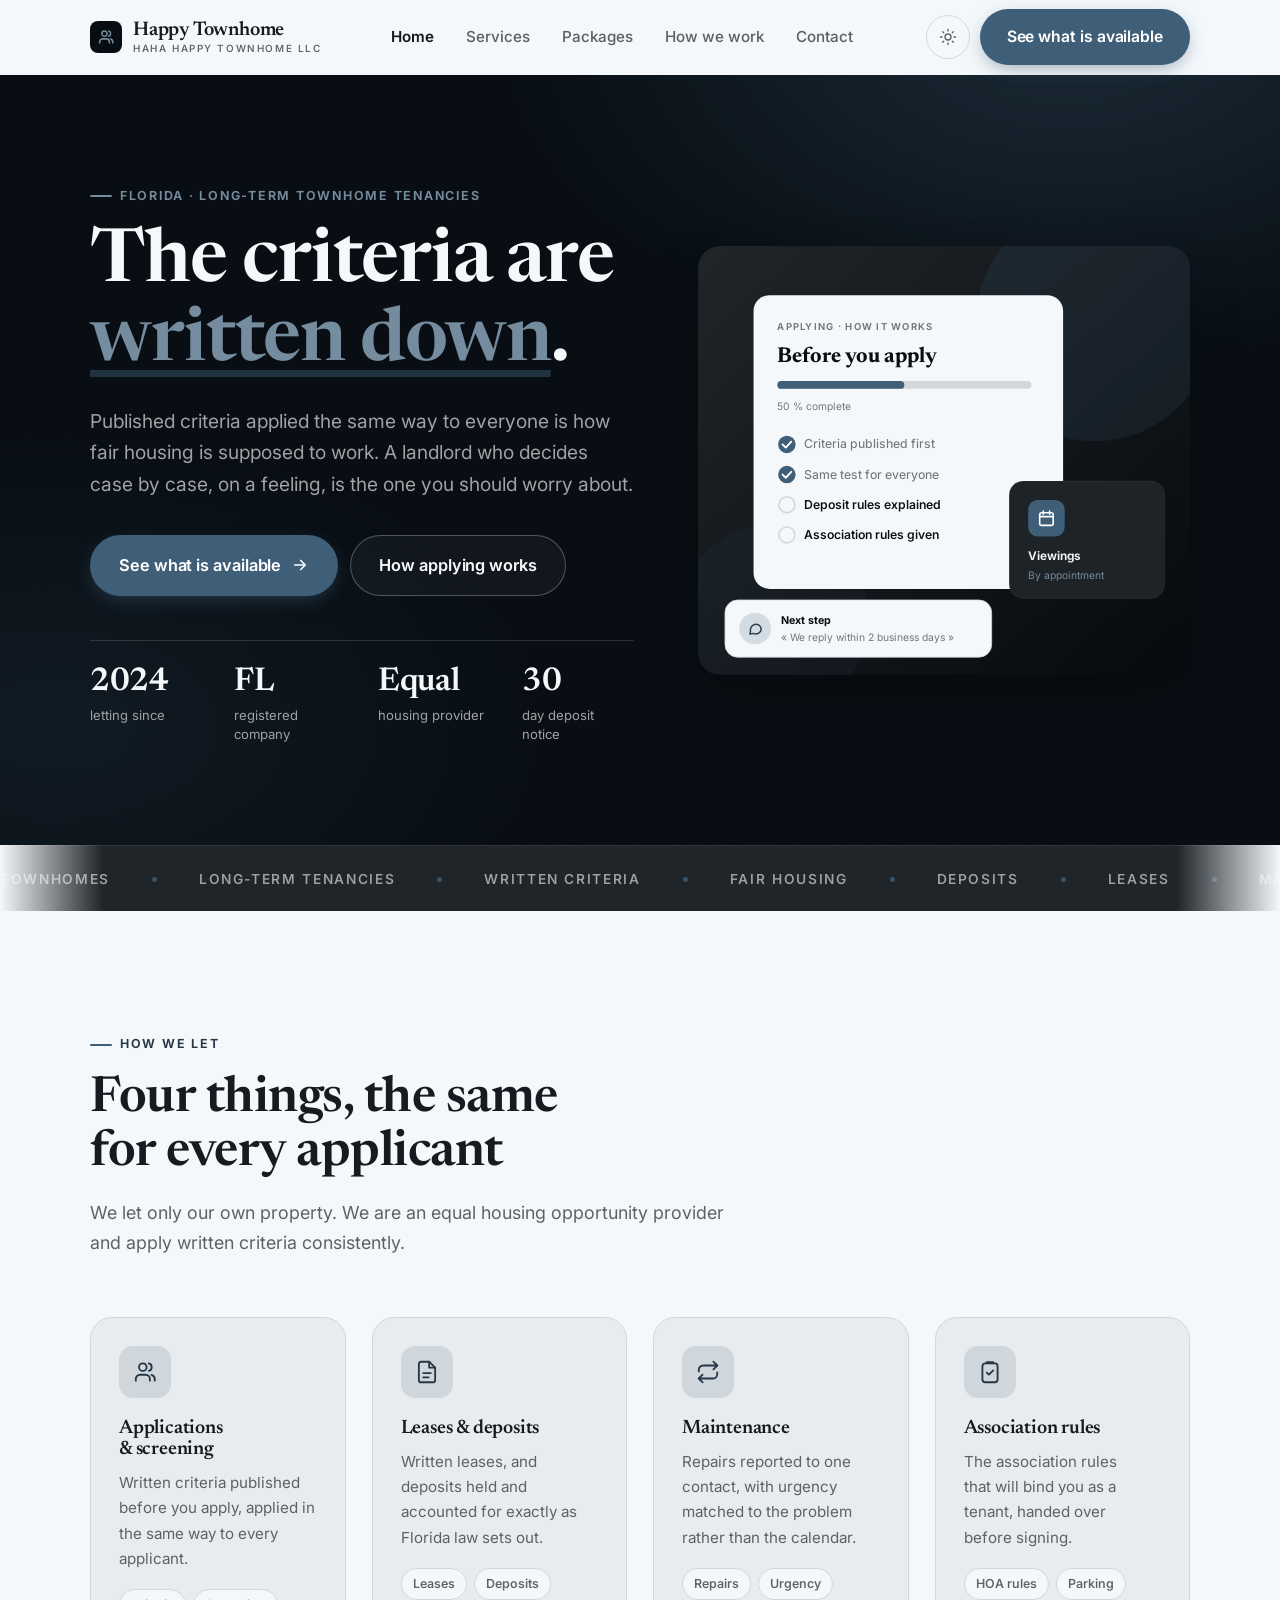
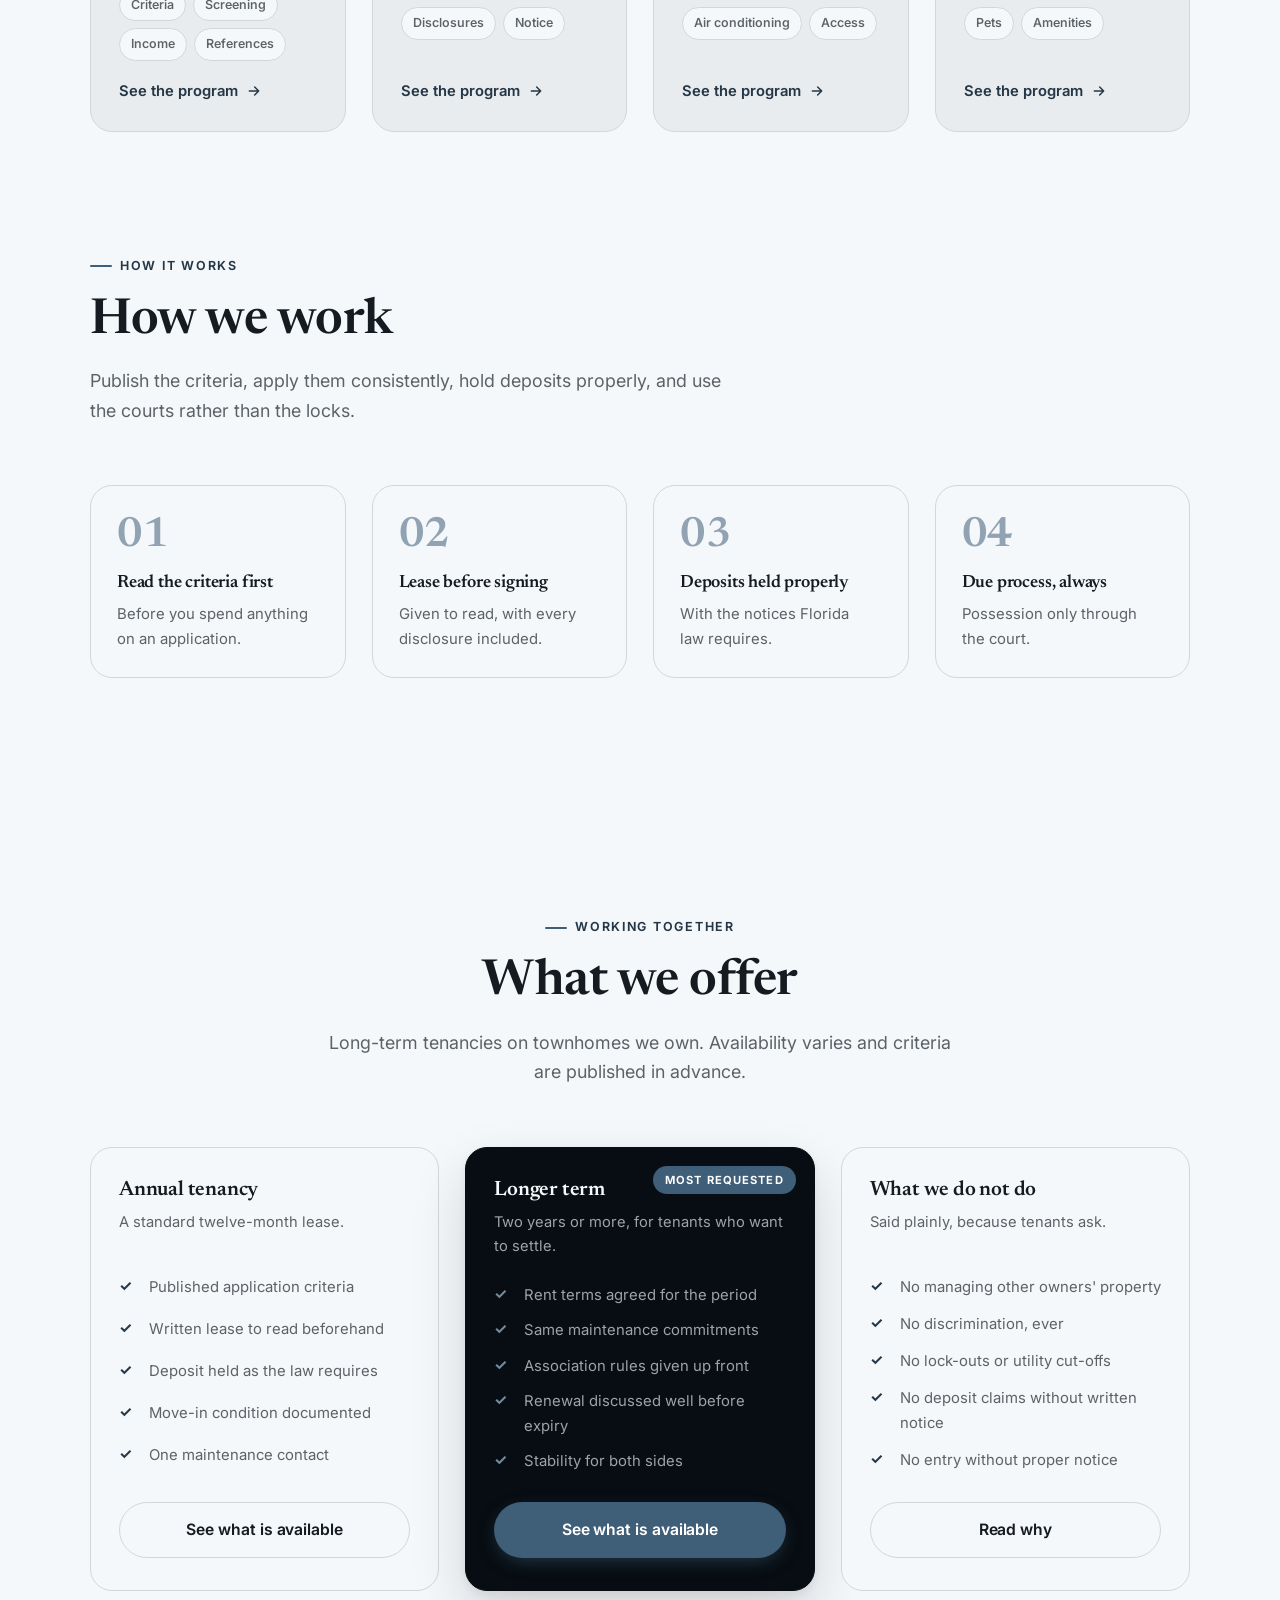
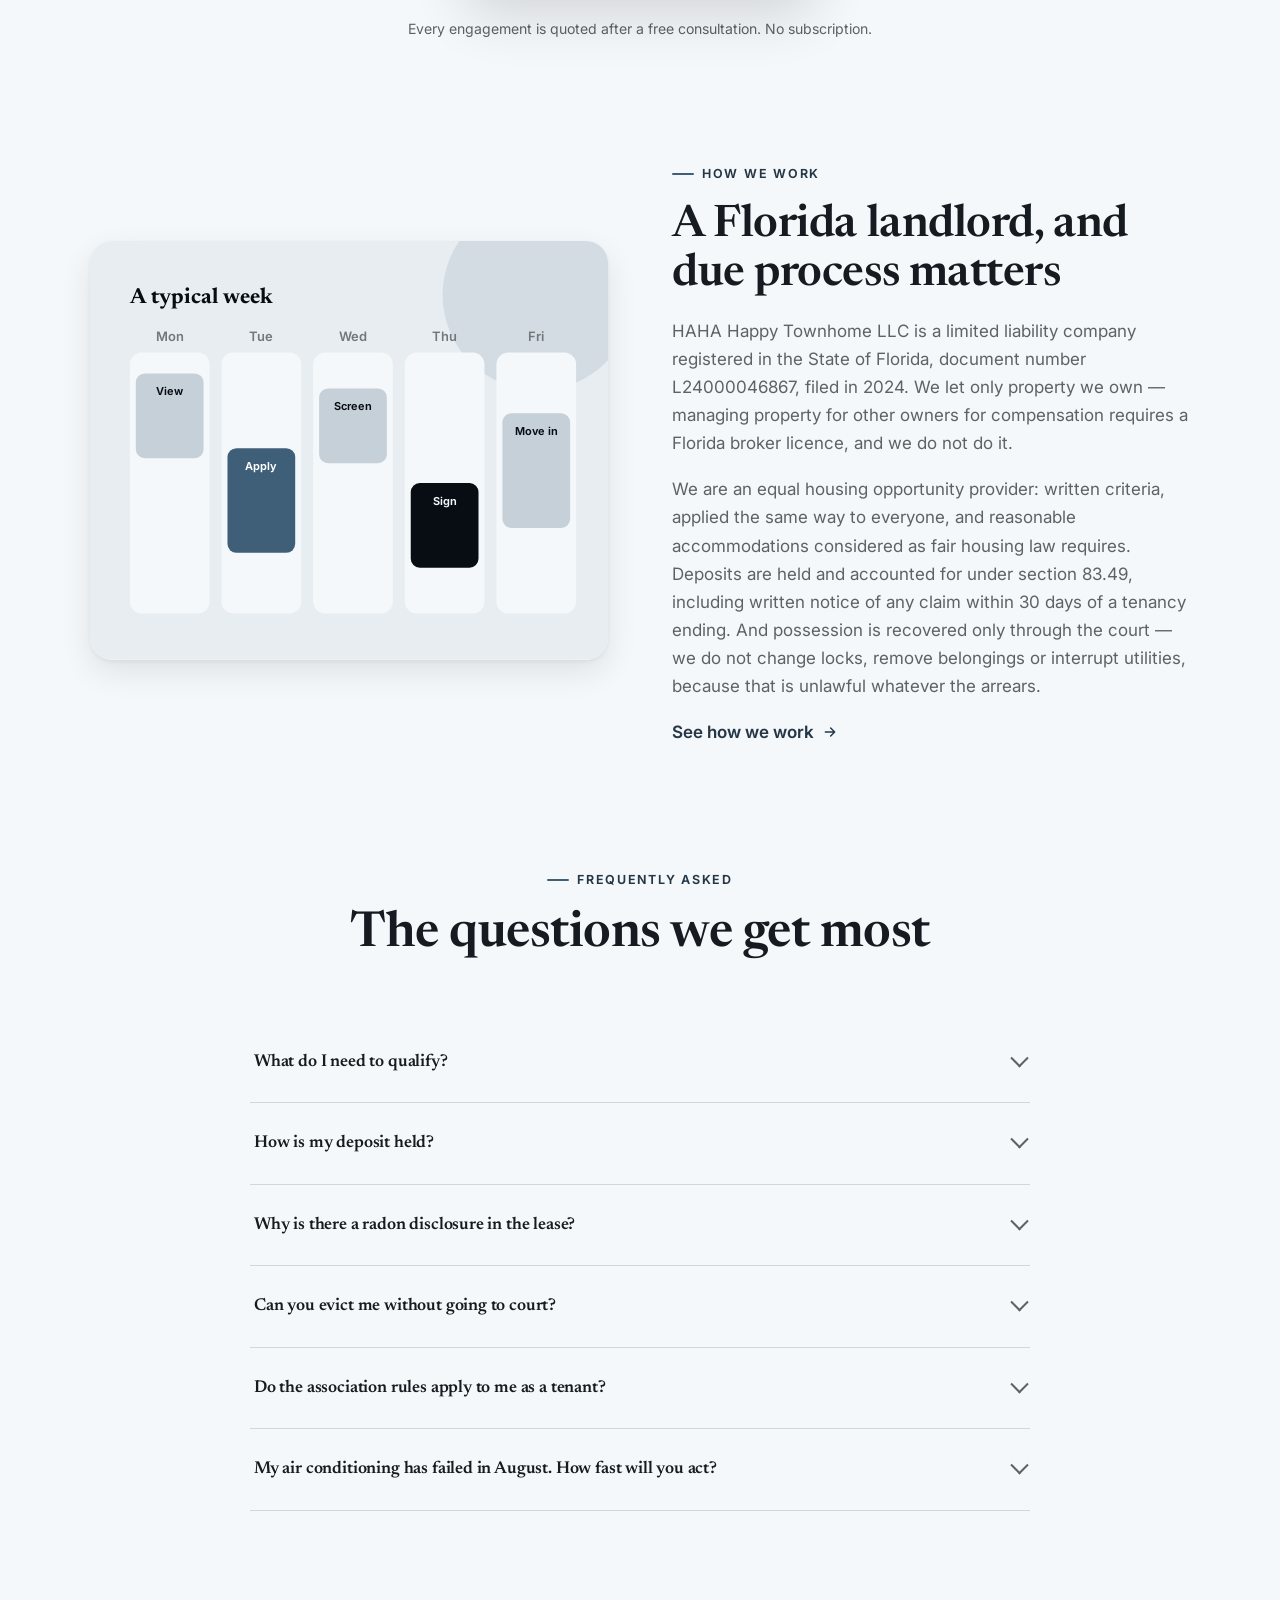
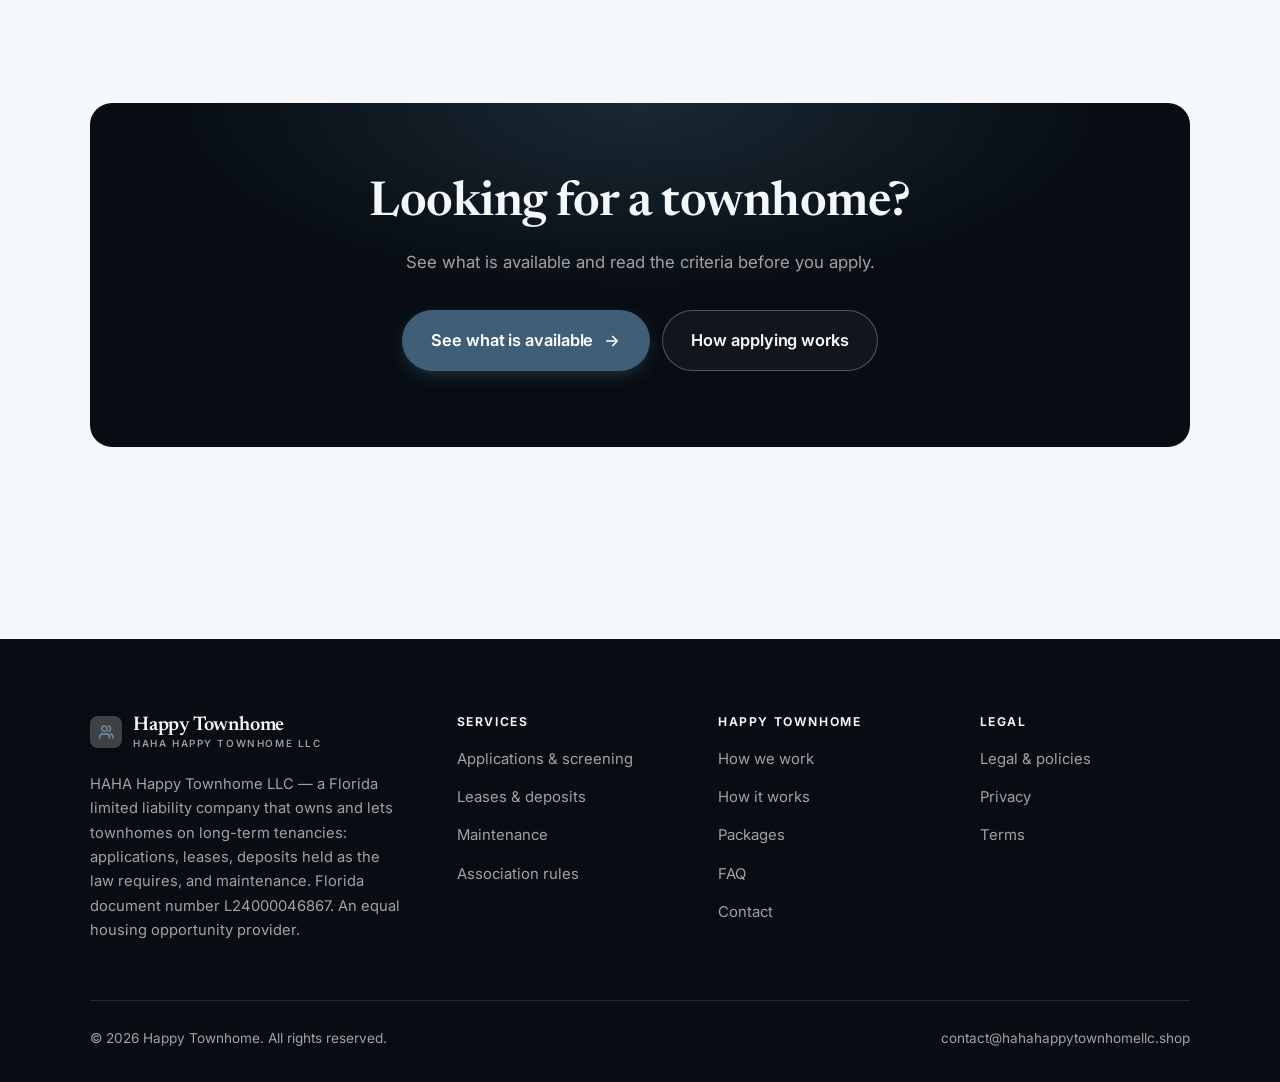
<file: index.html>
<!DOCTYPE html>
<html lang="en" class="no-js">
<head>
<meta charset="utf-8">
<meta name="viewport" content="width=device-width, initial-scale=1">
<title>HAHA Happy Townhome LLC — townhomes to rent</title>
<meta name="description" content="HAHA Happy Townhome LLC owns and lets townhomes in Florida on long-term tenancies, with written criteria, deposits held as the law requires, and maintenance that gets answered.">
<link rel="canonical" href="https://hahahappytownhomellc.shop/">

<meta property="og:type" content="website">
<meta property="og:url" content="https://hahahappytownhomellc.shop/">
<meta property="og:site_name" content="Happy Townhome">
<meta property="og:locale" content="en_US">
<meta property="og:title" content="HAHA Happy Townhome LLC — townhomes to rent">
<meta property="og:description" content="HAHA Happy Townhome LLC owns and lets townhomes in Florida on long-term tenancies, with written criteria, deposits held as the law requires, and maintenance that gets answered.">
<meta name="theme-color" content="#070d12">

<link rel="icon" href="assets/img/favicon.svg" type="image/svg+xml">
<link rel="preconnect" href="https://fonts.googleapis.com">
<link rel="preconnect" href="https://fonts.gstatic.com" crossorigin>
<link rel="stylesheet" href="https://fonts.googleapis.com/css2?family=Newsreader:wght@400;600;700&family=Inter:wght@400..700&display=swap">
<link rel="stylesheet" href="assets/css/style.css">

<!-- Thème appliqué avant le premier rendu (évite le flash) -->
<script>
document.documentElement.classList.remove('no-js');
(function(){try{var t=localStorage.getItem('site-theme');if(t){document.documentElement.setAttribute('data-theme',t);}}catch(e){}})();
</script>
<script type="application/ld+json">
{
  "@context": "https://schema.org",
  "@type": "Organization",
  "name": "Happy Townhome",
  "url": "https://hahahappytownhomellc.shop/",
  "email": "contact@hahahappytownhomellc.shop",
  "description": "HAHA Happy Townhome LLC owns and lets townhomes in Florida on long-term tenancies, with written criteria, deposits held as the law requires, and maintenance that gets answered.",
  "areaServed": "US",
  "knowsLanguage": "en"
}
</script>
</head>

<body>
<a class="skip-link" href="#main">Skip to main content</a>

<header class="site-header">
  <nav class="wrap nav" aria-label="Main navigation">
    <a class="brand" href="index.html">
      <svg class="brand__mark" viewBox="0 0 64 64" aria-hidden="true">
        <rect class="bm-bg" width="64" height="64" rx="16"/>
        <g class="bm-ic" transform="translate(14 14) scale(1.5)" fill="none" stroke-width="2.1" stroke-linecap="round" stroke-linejoin="round"><path d="M16.5 20v-1.5a4 4 0 0 0-4-4h-5a4 4 0 0 0-4 4V20"/><circle cx="10" cy="7.5" r="3.5"/><path d="M21 20v-1.5a4 4 0 0 0-3-3.9M15.5 4.1a3.5 3.5 0 0 1 0 6.8"/></g>
      </svg>
      <span>Happy Townhome<span class="brand__sub">HAHA Happy Townhome LLC</span></span>
    </a>

    <ul class="nav__links" id="nav-links">
      <li><a href="index.html" aria-current="page">Home</a></li>
      <li><a href="programs.html">Services</a></li>
      <li><a href="index.html#pricing">Packages</a></li>
      <li><a href="about.html">How we work</a></li>
      <li><a href="contact.html">Contact</a></li>
      <li><a class="btn btn--primary" href="contact.html">See what is available</a></li>
    </ul>

    <div class="nav__cta">
      <button class="theme-toggle" type="button" aria-label="Switch to dark theme">
        <svg class="icon-sun" viewBox="0 0 24 24" fill="none" stroke="currentColor" stroke-width="1.8" stroke-linecap="round" aria-hidden="true"><circle cx="12" cy="12" r="4"/><path d="M12 2v2m0 16v2M2 12h2m16 0h2M4.9 4.9l1.4 1.4m11.4 11.4 1.4 1.4M19.1 4.9l-1.4 1.4M6.3 17.7l-1.4 1.4"/></svg>
        <svg class="icon-moon" viewBox="0 0 24 24" fill="none" stroke="currentColor" stroke-width="1.8" stroke-linecap="round" stroke-linejoin="round" aria-hidden="true"><path d="M21 12.8A9 9 0 1 1 11.2 3a7 7 0 0 0 9.8 9.8z"/></svg>
      </button>
      <a class="btn btn--primary" href="contact.html">See what is available</a>
      <button class="nav__toggle" type="button" aria-expanded="false" aria-controls="nav-links" aria-label="Open menu">
        <svg class="icon-open" viewBox="0 0 24 24" fill="none" stroke="currentColor" stroke-width="2" stroke-linecap="round" aria-hidden="true"><path d="M3 6h18M3 12h18M3 18h18"/></svg>
        <svg class="icon-close" viewBox="0 0 24 24" fill="none" stroke="currentColor" stroke-width="2" stroke-linecap="round" aria-hidden="true"><path d="M6 6l12 12M18 6L6 18"/></svg>
      </button>
    </div>
  </nav>
</header>

<main id="main">

<section class="hero">
  <div class="wrap hero__inner">
    <div>
      <span class="eyebrow hero__eyebrow">Florida · Long-term townhome tenancies</span>
      <h1>The criteria are<br> <em>written down</em>.</h1>
      <p class="hero__lede">Published criteria applied the same way to everyone is how fair housing is supposed to work. A landlord who decides case by case, on a feeling, is the one you should worry about.</p>

      <div class="hero__actions">
        <a class="btn btn--primary btn--lg" href="contact.html">See what is available <svg viewBox="0 0 24 24" fill="none" stroke="currentColor" stroke-width="2.2" stroke-linecap="round" stroke-linejoin="round" aria-hidden="true"><path d="M5 12h14M13 6l6 6-6 6"/></svg></a>
        <a class="btn btn--on-dark btn--lg" href="programs.html">How applying works</a>
      </div>

      <ul class="hero__proof">
        <li><span class="stat__num">2024</span><span class="stat__label">letting since</span></li>
        <li><span class="stat__num">FL</span><span class="stat__label">registered company</span></li>
        <li><span class="stat__num">Equal</span><span class="stat__label">housing provider</span></li>
        <li><span class="stat__num">30</span><span class="stat__label">day deposit notice</span></li>
      </ul>
    </div>

    <div class="hero__art">
      <svg viewBox="0 0 620 540" role="img" aria-label="How applying to rent a townhome works, from published criteria to association rules.">
        <defs>
          <linearGradient id="hbg" x1="0" y1="0" x2="1" y2="1">
            <stop offset="0" stop-color="#20252a"/><stop offset="1" stop-color="#060a0e"/>
          </linearGradient>
        </defs>
        <rect width="620" height="540" rx="22" fill="url(#hbg)"/>
        <circle cx="500" cy="96" r="150" fill="#3f5e78" opacity=".16"/>
        <circle cx="96" cy="470" r="120" fill="#3f5e78" opacity=".08"/>

        <g style="font-family: var(--font-body)">
          <!-- Carte programme -->
          <rect x="70" y="62" width="390" height="370" rx="20" fill="#f5f8fa"/>
          <text x="100" y="106" font-size="12" font-weight="650" letter-spacing="1.6" fill="#72777a">APPLYING · HOW IT WORKS</text>
          <text x="100" y="146" font-size="27" font-weight="700" fill="#070d12" style="font-family: var(--font-display)">Before you apply</text>
          <rect x="100" y="170" width="320" height="10" rx="5" fill="#d4d7da"/>
          <rect x="100" y="170" width="160" height="10" rx="5" fill="#3f5e78"/>
          <text x="100" y="206" font-size="13" fill="#72777a">50 % complete</text>
          <circle cx="112" cy="250" r="11" fill="#3f5e78"/><path d="M106.5 250l4 4 7-7.5" fill="none" stroke="#ffffff" stroke-width="2.4" stroke-linecap="round" stroke-linejoin="round"/><text x="134" y="255" font-size="15.5" fill="#72777a" font-weight="450">Criteria published first</text>
          <circle cx="112" cy="288" r="11" fill="#3f5e78"/><path d="M106.5 288l4 4 7-7.5" fill="none" stroke="#ffffff" stroke-width="2.4" stroke-linecap="round" stroke-linejoin="round"/><text x="134" y="293" font-size="15.5" fill="#72777a" font-weight="450">Same test for everyone</text>
          <circle cx="112" cy="326" r="10" fill="none" stroke="#d4d7da" stroke-width="2"/><text x="134" y="331" font-size="15.5" fill="#070d12" font-weight="560">Deposit rules explained</text>
          <circle cx="112" cy="364" r="10" fill="none" stroke="#d4d7da" stroke-width="2"/><text x="134" y="369" font-size="15.5" fill="#070d12" font-weight="560">Association rules given</text>

          <!-- Carte séance -->
          <rect x="392" y="296" width="196" height="148" rx="18" fill="#1d2327" stroke="#ffffff" stroke-opacity=".08"/>
          <rect x="416" y="320" width="46" height="46" rx="12" fill="#3f5e78"/>
          <g transform="translate(427 331)" fill="none" stroke="#ffffff" color="#ffffff" stroke-width="2" stroke-linecap="round" stroke-linejoin="round"><rect x="3.5" y="5" width="17" height="16" rx="2.5"/><path d="M8 3v4M16 3v4M3.5 10h17"/></g>
          <text x="416" y="396" font-size="15" font-weight="650" fill="#f5f8fa">Viewings</text>
          <text x="416" y="420" font-size="13" fill="#758b9e">By appointment</text>

          <!-- Retour du coach -->
          <rect x="34" y="446" width="336" height="72" rx="16" fill="#f5f8fa" stroke="#d4d7da"/>
          <circle cx="72" cy="482" r="20" fill="#d4dce3"/>
          <g transform="translate(62 472) scale(.84)" fill="none" stroke="#293d4e" stroke-width="2.2" stroke-linecap="round" stroke-linejoin="round"><path d="M21 12a8 8 0 0 1-11.6 7.1L4 20l1-4.6A8 8 0 1 1 21 12z"/></g>
          <text x="104" y="476" font-size="13.5" font-weight="700" fill="#070d12">Next step</text>
          <text x="104" y="498" font-size="13" fill="#72777a">« We reply within 2 business days »</text>
        </g>
      </svg>
    </div>
  </div>
</section>

<div class="marquee" aria-hidden="true">
  <div class="marquee__track"><span>Townhomes</span><span>Long-term tenancies</span><span>Written criteria</span><span>Fair housing</span><span>Deposits</span><span>Leases</span><span>Maintenance</span><span>Association rules</span><span>Radon disclosure</span><span>Court process only</span><span>Townhomes</span><span>Long-term tenancies</span><span>Written criteria</span><span>Fair housing</span><span>Deposits</span><span>Leases</span><span>Maintenance</span><span>Association rules</span><span>Radon disclosure</span><span>Court process only</span></div>
</div>

<section class="section wrap" id="programs">
  <div class="section-head reveal">
    <span class="eyebrow">How we let</span>
    <h2>Four things, the same for every applicant</h2>
    <p>We let only our own property. We are an equal housing opportunity provider and apply written criteria consistently.</p>
  </div>
  <div class="grid grid--4 reveal-group">
    <a class="card" href="programs.html#applying">
      <div class="card__icon"><svg viewBox="0 0 24 24" fill="none" stroke="currentColor" stroke-width="1.7" stroke-linecap="round" stroke-linejoin="round" aria-hidden="true"><path d="M16.5 20v-1.5a4 4 0 0 0-4-4h-5a4 4 0 0 0-4 4V20"/><circle cx="10" cy="7.5" r="3.5"/><path d="M21 20v-1.5a4 4 0 0 0-3-3.9M15.5 4.1a3.5 3.5 0 0 1 0 6.8"/></svg></div>
      <h3>Applications &amp; screening</h3>
      <p>Written criteria published before you apply, applied in the same way to every applicant.</p>
      <ul class="tags"><li>Criteria</li><li>Screening</li><li>Income</li><li>References</li></ul>
      <span class="arrow-link">See the program <svg viewBox="0 0 24 24" fill="none" stroke="currentColor" stroke-width="2.2" stroke-linecap="round" stroke-linejoin="round" aria-hidden="true"><path d="M5 12h14M13 6l6 6-6 6"/></svg></span>
    </a>
    <a class="card" href="programs.html#lease">
      <div class="card__icon"><svg viewBox="0 0 24 24" fill="none" stroke="currentColor" stroke-width="1.7" stroke-linecap="round" stroke-linejoin="round" aria-hidden="true"><path d="M14 2.5H6.5A2 2 0 0 0 4.5 4.5v15a2 2 0 0 0 2 2h11a2 2 0 0 0 2-2V8z"/><path d="M14 2.5V8h5.5M8.5 13h7M8.5 17h5"/></svg></div>
      <h3>Leases &amp; deposits</h3>
      <p>Written leases, and deposits held and accounted for exactly as Florida law sets out.</p>
      <ul class="tags"><li>Leases</li><li>Deposits</li><li>Disclosures</li><li>Notice</li></ul>
      <span class="arrow-link">See the program <svg viewBox="0 0 24 24" fill="none" stroke="currentColor" stroke-width="2.2" stroke-linecap="round" stroke-linejoin="round" aria-hidden="true"><path d="M5 12h14M13 6l6 6-6 6"/></svg></span>
    </a>
    <a class="card" href="programs.html#maintenance">
      <div class="card__icon"><svg viewBox="0 0 24 24" fill="none" stroke="currentColor" stroke-width="1.7" stroke-linecap="round" stroke-linejoin="round" aria-hidden="true"><path d="M17 2.5l3.5 3.5L17 9.5"/><path d="M3.5 11.5V10A4 4 0 0 1 7.5 6h13M7 21.5 3.5 18 7 14.5"/><path d="M20.5 12.5V14a4 4 0 0 1-4 4h-13"/></svg></div>
      <h3>Maintenance</h3>
      <p>Repairs reported to one contact, with urgency matched to the problem rather than the calendar.</p>
      <ul class="tags"><li>Repairs</li><li>Urgency</li><li>Air conditioning</li><li>Access</li></ul>
      <span class="arrow-link">See the program <svg viewBox="0 0 24 24" fill="none" stroke="currentColor" stroke-width="2.2" stroke-linecap="round" stroke-linejoin="round" aria-hidden="true"><path d="M5 12h14M13 6l6 6-6 6"/></svg></span>
    </a>
    <a class="card" href="programs.html#association">
      <div class="card__icon"><svg viewBox="0 0 24 24" fill="none" stroke="currentColor" stroke-width="1.7" stroke-linecap="round" stroke-linejoin="round" aria-hidden="true"><rect x="5" y="4" width="14" height="17.5" rx="2.5"/><path d="M9 4V3h6v1M9 12.5l2 2 4-4"/></svg></div>
      <h3>Association rules</h3>
      <p>The association rules that will bind you as a tenant, handed over before signing.</p>
      <ul class="tags"><li>HOA rules</li><li>Parking</li><li>Pets</li><li>Amenities</li></ul>
      <span class="arrow-link">See the program <svg viewBox="0 0 24 24" fill="none" stroke="currentColor" stroke-width="2.2" stroke-linecap="round" stroke-linejoin="round" aria-hidden="true"><path d="M5 12h14M13 6l6 6-6 6"/></svg></span>
    </a>
  </div>
</section>

<section class="section section--flush wrap" id="how-it-works">
  <div class="section-head reveal">
    <span class="eyebrow">How it works</span>
    <h2>How we work</h2>
    <p>Publish the criteria, apply them consistently, hold deposits properly, and use the courts rather than the locks.</p>
  </div>
  <div class="grid grid--4 steps reveal-group">
    <article class="step">
      <h3>Read the criteria first</h3>
      <p>Before you spend anything on an application.</p>
    </article>
    <article class="step">
      <h3>Lease before signing</h3>
      <p>Given to read, with every disclosure included.</p>
    </article>
    <article class="step">
      <h3>Deposits held properly</h3>
      <p>With the notices Florida law requires.</p>
    </article>
    <article class="step">
      <h3>Due process, always</h3>
      <p>Possession only through the court.</p>
    </article>
  </div>
</section>

<section class="section wrap" id="pricing">
  <div class="section-head section-head--center reveal">
    <span class="eyebrow">Working together</span>
    <h2>What we offer</h2>
    <p>Long-term tenancies on townhomes we own. Availability varies and criteria are published in advance.</p>
  </div>
  <div class="grid grid--3 plans reveal-group">
    <article class="plan">
      
      <h3>Annual tenancy</h3>
      <p class="plan__desc">A standard twelve-month lease.</p>
      
      <ul class="plan__features">
        <li>Published application criteria</li>
        <li>Written lease to read beforehand</li>
        <li>Deposit held as the law requires</li>
        <li>Move-in condition documented</li>
        <li>One maintenance contact</li>
      </ul>
      <a class="btn btn--ghost btn--block" href="contact.html">See what is available</a>
    </article>
    <article class="plan plan--featured">
      <span class="plan__tag">Most requested</span>
      <h3>Longer term</h3>
      <p class="plan__desc">Two years or more, for tenants who want to settle.</p>
      
      <ul class="plan__features">
        <li>Rent terms agreed for the period</li>
        <li>Same maintenance commitments</li>
        <li>Association rules given up front</li>
        <li>Renewal discussed well before expiry</li>
        <li>Stability for both sides</li>
      </ul>
      <a class="btn btn--primary btn--block" href="contact.html">See what is available</a>
    </article>
    <article class="plan">
      
      <h3>What we do not do</h3>
      <p class="plan__desc">Said plainly, because tenants ask.</p>
      
      <ul class="plan__features">
        <li>No managing other owners' property</li>
        <li>No discrimination, ever</li>
        <li>No lock-outs or utility cut-offs</li>
        <li>No deposit claims without written notice</li>
        <li>No entry without proper notice</li>
      </ul>
      <a class="btn btn--ghost btn--block" href="contact.html">Read why</a>
    </article>
  </div>
  <p class="plans-note">Every engagement is quoted after a free consultation. No subscription.</p>
</section>

<section class="section section--flush wrap">
  <div class="split reveal">
    <div class="split__art">
      <svg viewBox="0 0 520 420" role="img" aria-label="Example of a typical week: View, Apply, Screen, Sign, Move in.">
        <rect width="520" height="420" rx="20" fill="#e8edf1"/>
        <circle cx="450" cy="54" r="96" fill="#3f5e78" opacity=".12"/>
        <g style="font-family: var(--font-body)">
        <text x="40" y="62" font-size="22" font-weight="700" fill="#070d12" style="font-family: var(--font-display)">A typical week</text>
        <text x="80" y="100" text-anchor="middle" font-size="13" font-weight="600" fill="#72777a">Mon</text>
        <rect x="40" y="112" width="80" height="262" rx="12" fill="#f5f8fa"/>
        <rect x="46" y="133" width="68" height="85" rx="9" fill="#c6d0d8"/>
        <text x="80" y="155" text-anchor="middle" font-size="11" font-weight="650" fill="#070d12">View</text>
        <text x="172" y="100" text-anchor="middle" font-size="13" font-weight="600" fill="#72777a">Tue</text>
        <rect x="132" y="112" width="80" height="262" rx="12" fill="#f5f8fa"/>
        <rect x="138" y="208" width="68" height="105" rx="9" fill="#3f5e78"/>
        <text x="172" y="230" text-anchor="middle" font-size="11" font-weight="650" fill="#ffffff">Apply</text>
        <text x="264" y="100" text-anchor="middle" font-size="13" font-weight="600" fill="#72777a">Wed</text>
        <rect x="224" y="112" width="80" height="262" rx="12" fill="#f5f8fa"/>
        <rect x="230" y="148" width="68" height="75" rx="9" fill="#c6d0d8"/>
        <text x="264" y="170" text-anchor="middle" font-size="11" font-weight="650" fill="#070d12">Screen</text>
        <text x="356" y="100" text-anchor="middle" font-size="13" font-weight="600" fill="#72777a">Thu</text>
        <rect x="316" y="112" width="80" height="262" rx="12" fill="#f5f8fa"/>
        <rect x="322" y="243" width="68" height="85" rx="9" fill="#070d12"/>
        <text x="356" y="265" text-anchor="middle" font-size="11" font-weight="650" fill="#f5f8fa">Sign</text>
        <text x="448" y="100" text-anchor="middle" font-size="13" font-weight="600" fill="#72777a">Fri</text>
        <rect x="408" y="112" width="80" height="262" rx="12" fill="#f5f8fa"/>
        <rect x="414" y="173" width="68" height="115" rx="9" fill="#c6d0d8"/>
        <text x="448" y="195" text-anchor="middle" font-size="11" font-weight="650" fill="#070d12">Move in</text>
        </g>
      </svg>
    </div>
    <div>
      <span class="eyebrow">How we work</span>
      <h2>A Florida landlord, and due process matters</h2>
      <p>HAHA Happy Townhome LLC is a limited liability company registered in the State of Florida, document number L24000046867, filed in 2024. We let only property we own — managing property for other owners for compensation requires a Florida broker licence, and we do not do it.</p>
      <p>We are an equal housing opportunity provider: written criteria, applied the same way to everyone, and reasonable accommodations considered as fair housing law requires. Deposits are held and accounted for under section 83.49, including written notice of any claim within 30 days of a tenancy ending. And possession is recovered only through the court — we do not change locks, remove belongings or interrupt utilities, because that is unlawful whatever the arrears.</p>
      <p><a class="arrow-link" href="about.html">See how we work <svg viewBox="0 0 24 24" fill="none" stroke="currentColor" stroke-width="2.2" stroke-linecap="round" stroke-linejoin="round" aria-hidden="true"><path d="M5 12h14M13 6l6 6-6 6"/></svg></a></p>
    </div>
  </div>
</section>

<section class="section section--flush wrap" id="faq">
  <div class="section-head section-head--center reveal">
    <span class="eyebrow">Frequently asked</span>
    <h2>The questions we get most</h2>
  </div>
  <div class="faq reveal">
    <details>
      <summary>What do I need to qualify?</summary>
      <p>The criteria are published before you apply — income, rental history, credit and background thresholds — so you can decide whether to spend the application fee. The same test applies to every applicant.</p>
    </details>
    <details>
      <summary>How is my deposit held?</summary>
      <p>As section 83.49 requires, and you get written notice of how and where. Any claim against it must be made to you in writing within 30 days of the tenancy ending, or the deposit is returned.</p>
    </details>
    <details>
      <summary>Why is there a radon disclosure in the lease?</summary>
      <p>Florida requires it in any lease over 45 days. It is a state-mandated notice, not something specific to this property, and a lease without it is missing a required disclosure.</p>
    </details>
    <details>
      <summary>Can you evict me without going to court?</summary>
      <p>No, and nobody can. Changing locks, removing belongings or cutting utilities to force a tenant out is unlawful in Florida regardless of what is owed. Possession comes through the court process only.</p>
    </details>
    <details>
      <summary>Do the association rules apply to me as a tenant?</summary>
      <p>Yes, and that catches people out. We give you the rules before you sign so you can see what applies to parking, pets and patios rather than meeting them as a fine.</p>
    </details>
    <details>
      <summary>My air conditioning has failed in August. How fast will you act?</summary>
      <p>Treated as urgent, not routine — the lease states response times by urgency. Florida heat makes that a habitability issue rather than an inconvenience.</p>
    </details>
  </div>
</section>

<section class="wrap section--tight">
  <div class="cta-band reveal">
    <h2>Looking for a townhome?</h2>
    <p>See what is available and read the criteria before you apply.</p>
    <div class="hero__actions">
      <a class="btn btn--primary btn--lg" href="contact.html">See what is available <svg viewBox="0 0 24 24" fill="none" stroke="currentColor" stroke-width="2.2" stroke-linecap="round" stroke-linejoin="round" aria-hidden="true"><path d="M5 12h14M13 6l6 6-6 6"/></svg></a>
      <a class="btn btn--on-dark btn--lg" href="programs.html">How applying works</a>
    </div>
  </div>
</section>

</main>

<footer class="site-footer">
  <div class="wrap">
    <div class="footer__grid">
      <div class="footer__brand">
        <a class="brand" href="index.html">
          <svg class="brand__mark" viewBox="0 0 64 64" aria-hidden="true">
        <rect class="bm-bg" width="64" height="64" rx="16"/>
        <g class="bm-ic" transform="translate(14 14) scale(1.5)" fill="none" stroke-width="2.1" stroke-linecap="round" stroke-linejoin="round"><path d="M16.5 20v-1.5a4 4 0 0 0-4-4h-5a4 4 0 0 0-4 4V20"/><circle cx="10" cy="7.5" r="3.5"/><path d="M21 20v-1.5a4 4 0 0 0-3-3.9M15.5 4.1a3.5 3.5 0 0 1 0 6.8"/></g>
      </svg>
          <span>Happy Townhome<span class="brand__sub">HAHA Happy Townhome LLC</span></span>
        </a>
        <p>HAHA Happy Townhome LLC — a Florida limited liability company that owns and lets townhomes on long-term tenancies: applications, leases, deposits held as the law requires, and maintenance. Florida document number L24000046867. An equal housing opportunity provider.</p>
      </div>

      <div class="footer__col">
        <h4>Services</h4>
        <ul>
          <li><a href="programs.html#applying">Applications &amp; screening</a></li>
          <li><a href="programs.html#lease">Leases &amp; deposits</a></li>
          <li><a href="programs.html#maintenance">Maintenance</a></li>
          <li><a href="programs.html#association">Association rules</a></li>
        </ul>
      </div>

      <div class="footer__col">
        <h4>Happy Townhome</h4>
        <ul>
          <li><a href="about.html">How we work</a></li>
          <li><a href="index.html#how-it-works">How it works</a></li>
          <li><a href="index.html#pricing">Packages</a></li>
          <li><a href="index.html#faq">FAQ</a></li>
          <li><a href="contact.html">Contact</a></li>
        </ul>
      </div>

      <div class="footer__col">
        <h4>Legal</h4>
        <ul>
          <li><a href="legal.html">Legal &amp; policies</a></li>
          <li><a href="legal.html#privacy">Privacy</a></li>
          <li><a href="legal.html#terms">Terms</a></li>
        </ul>
      </div>
    </div>

    <div class="footer__bottom">
      <p>© <span data-year>2026</span> Happy Townhome. All rights reserved.</p>
      <p><a href="mailto:contact@hahahappytownhomellc.shop">contact@hahahappytownhomellc.shop</a></p>
    </div>
  </div>
</footer>

<script src="assets/js/main.js" defer></script>
</body>
</html>
</file>
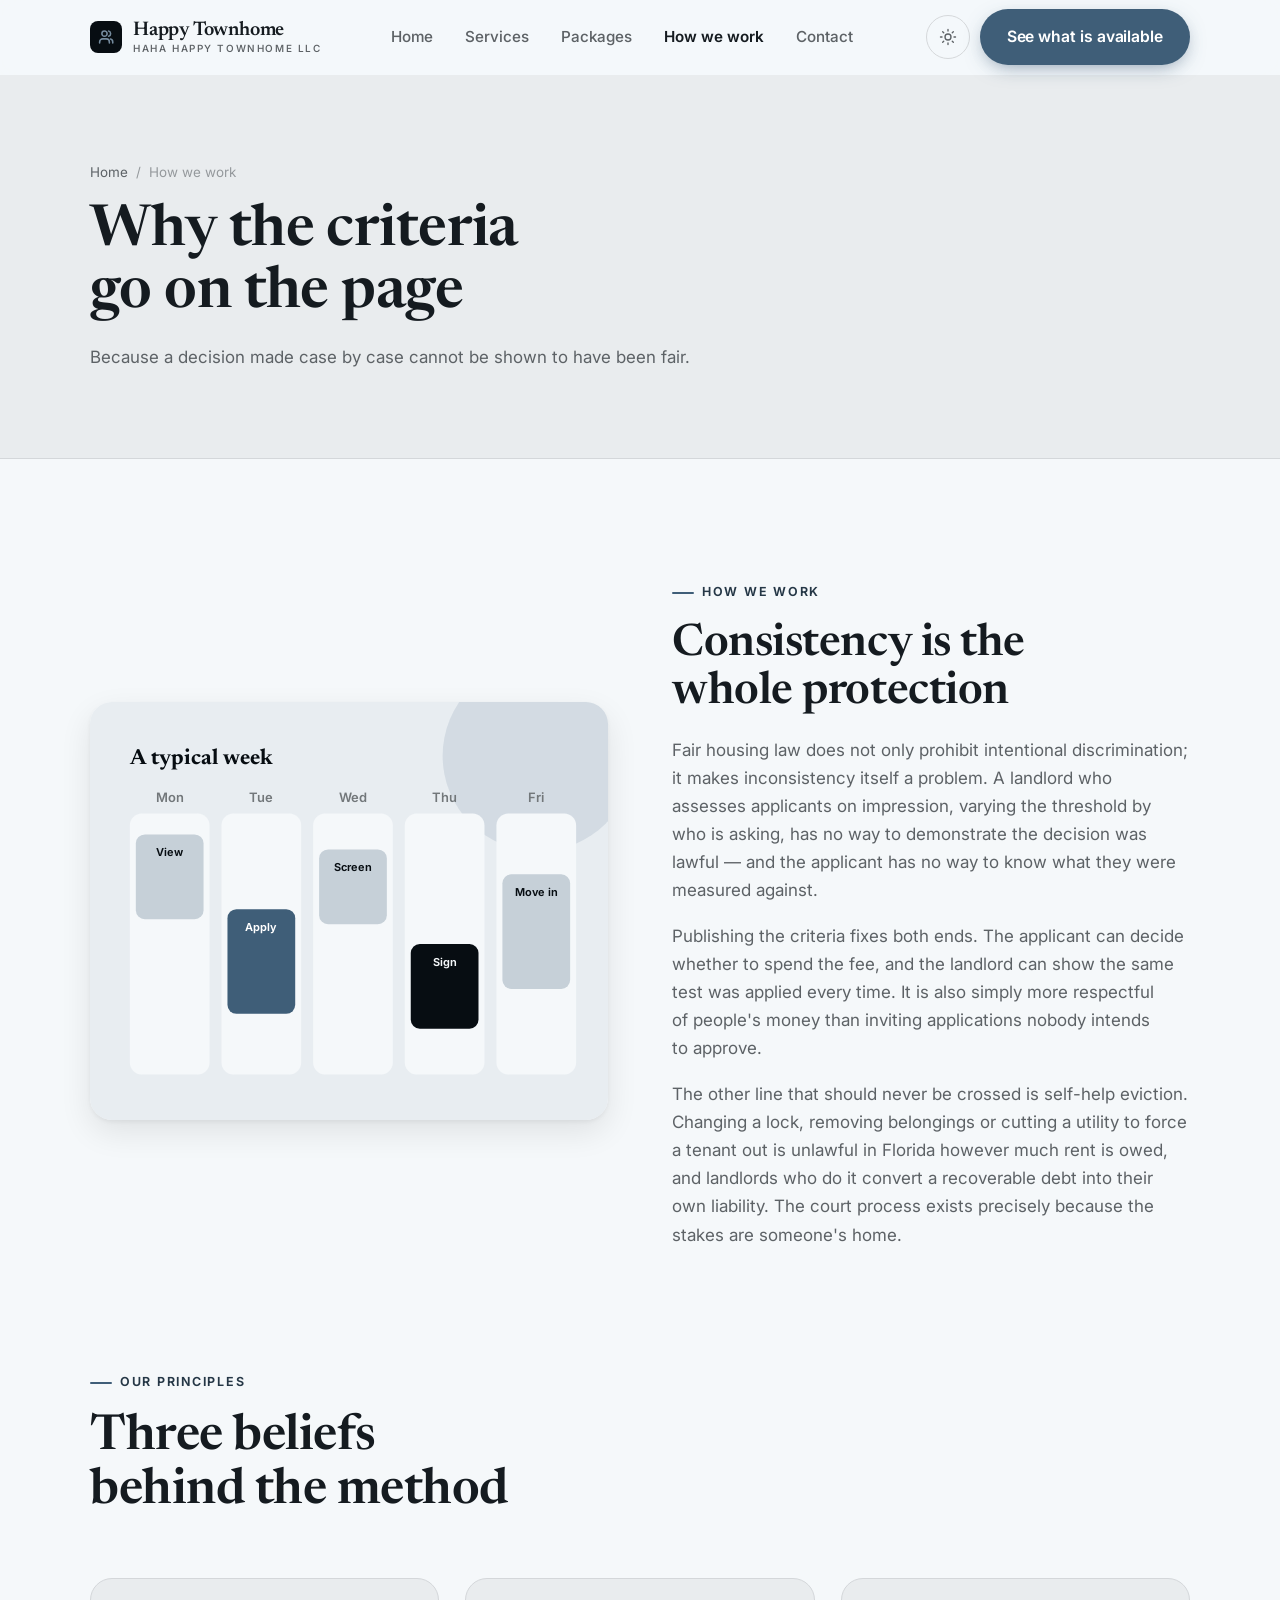
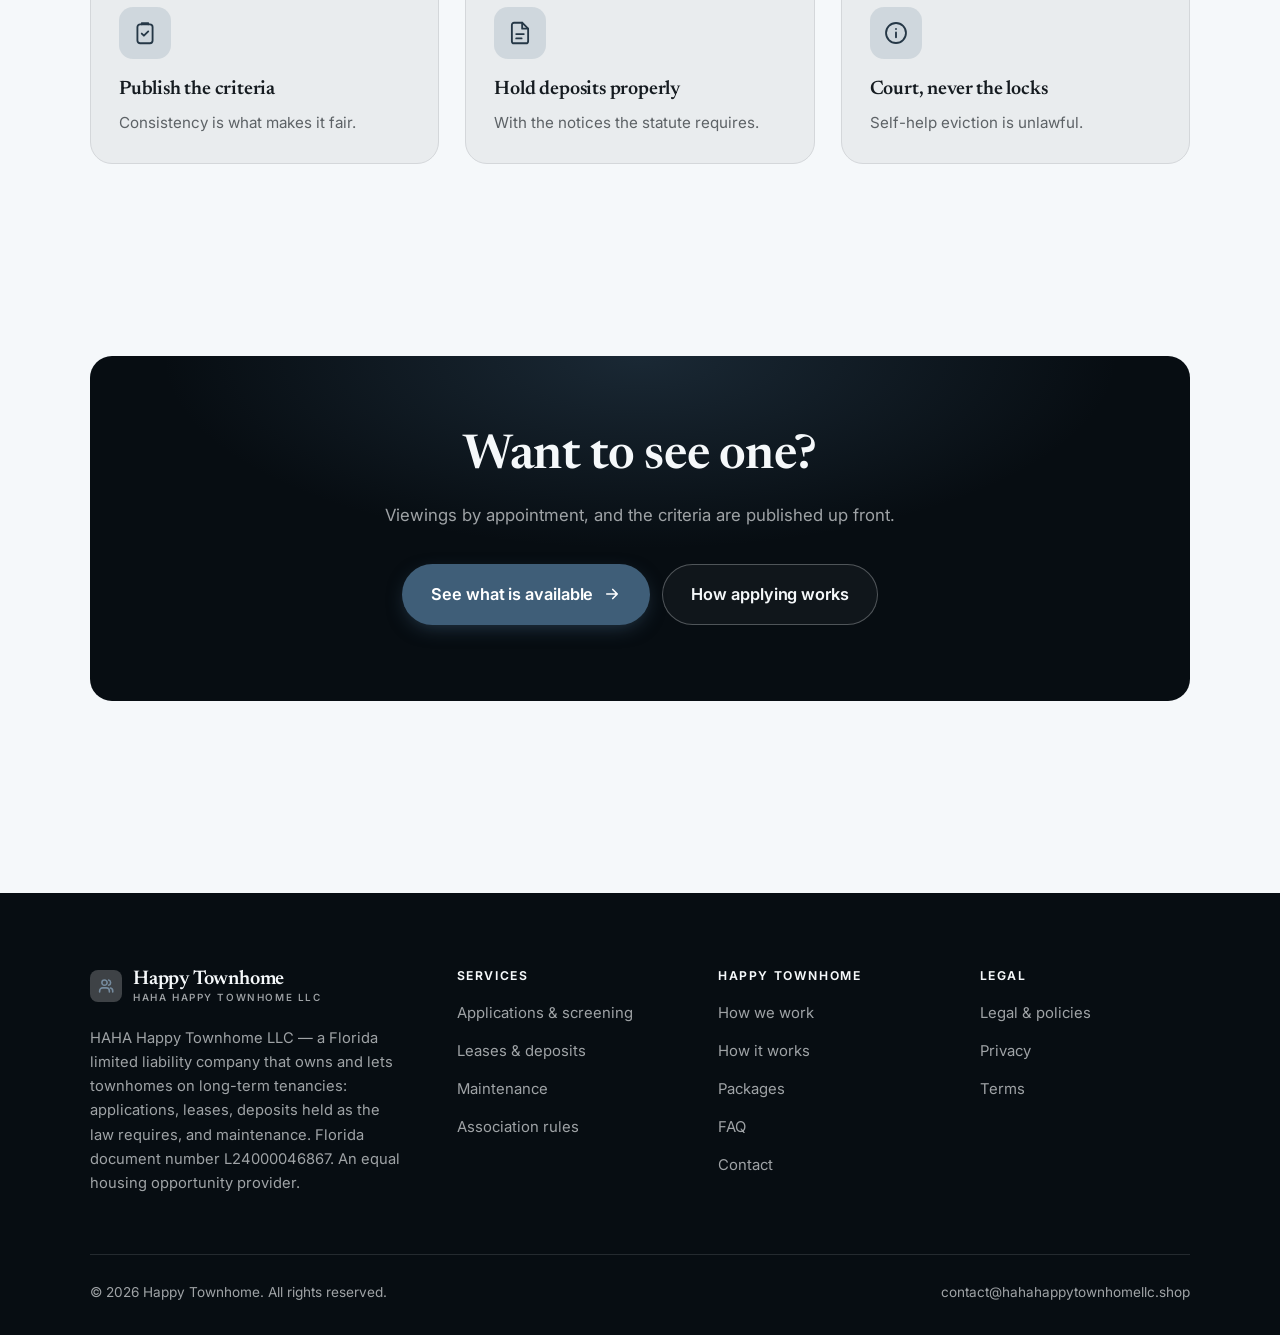
<file: about.html>
<!DOCTYPE html>
<html lang="en" class="no-js">
<head>
<meta charset="utf-8">
<meta name="viewport" content="width=device-width, initial-scale=1">
<title>How we work — Happy Townhome</title>
<meta name="description" content="About HAHA Happy Townhome LLC, a Florida townhome landlord, document number L24000046867.">
<link rel="canonical" href="https://hahahappytownhomellc.shop/about.html">

<meta property="og:type" content="website">
<meta property="og:url" content="https://hahahappytownhomellc.shop/about.html">
<meta property="og:site_name" content="Happy Townhome">
<meta property="og:locale" content="en_US">
<meta property="og:title" content="How we work — Happy Townhome">
<meta property="og:description" content="About HAHA Happy Townhome LLC, a Florida townhome landlord, document number L24000046867.">
<meta name="theme-color" content="#070d12">

<link rel="icon" href="assets/img/favicon.svg" type="image/svg+xml">
<link rel="preconnect" href="https://fonts.googleapis.com">
<link rel="preconnect" href="https://fonts.gstatic.com" crossorigin>
<link rel="stylesheet" href="https://fonts.googleapis.com/css2?family=Newsreader:wght@400;600;700&family=Inter:wght@400..700&display=swap">
<link rel="stylesheet" href="assets/css/style.css">

<!-- Thème appliqué avant le premier rendu (évite le flash) -->
<script>
document.documentElement.classList.remove('no-js');
(function(){try{var t=localStorage.getItem('site-theme');if(t){document.documentElement.setAttribute('data-theme',t);}}catch(e){}})();
</script>
</head>

<body>
<a class="skip-link" href="#main">Skip to main content</a>

<header class="site-header">
  <nav class="wrap nav" aria-label="Main navigation">
    <a class="brand" href="index.html">
      <svg class="brand__mark" viewBox="0 0 64 64" aria-hidden="true">
        <rect class="bm-bg" width="64" height="64" rx="16"/>
        <g class="bm-ic" transform="translate(14 14) scale(1.5)" fill="none" stroke-width="2.1" stroke-linecap="round" stroke-linejoin="round"><path d="M16.5 20v-1.5a4 4 0 0 0-4-4h-5a4 4 0 0 0-4 4V20"/><circle cx="10" cy="7.5" r="3.5"/><path d="M21 20v-1.5a4 4 0 0 0-3-3.9M15.5 4.1a3.5 3.5 0 0 1 0 6.8"/></g>
      </svg>
      <span>Happy Townhome<span class="brand__sub">HAHA Happy Townhome LLC</span></span>
    </a>

    <ul class="nav__links" id="nav-links">
      <li><a href="index.html">Home</a></li>
      <li><a href="programs.html">Services</a></li>
      <li><a href="index.html#pricing">Packages</a></li>
      <li><a href="about.html" aria-current="page">How we work</a></li>
      <li><a href="contact.html">Contact</a></li>
      <li><a class="btn btn--primary" href="contact.html">See what is available</a></li>
    </ul>

    <div class="nav__cta">
      <button class="theme-toggle" type="button" aria-label="Switch to dark theme">
        <svg class="icon-sun" viewBox="0 0 24 24" fill="none" stroke="currentColor" stroke-width="1.8" stroke-linecap="round" aria-hidden="true"><circle cx="12" cy="12" r="4"/><path d="M12 2v2m0 16v2M2 12h2m16 0h2M4.9 4.9l1.4 1.4m11.4 11.4 1.4 1.4M19.1 4.9l-1.4 1.4M6.3 17.7l-1.4 1.4"/></svg>
        <svg class="icon-moon" viewBox="0 0 24 24" fill="none" stroke="currentColor" stroke-width="1.8" stroke-linecap="round" stroke-linejoin="round" aria-hidden="true"><path d="M21 12.8A9 9 0 1 1 11.2 3a7 7 0 0 0 9.8 9.8z"/></svg>
      </button>
      <a class="btn btn--primary" href="contact.html">See what is available</a>
      <button class="nav__toggle" type="button" aria-expanded="false" aria-controls="nav-links" aria-label="Open menu">
        <svg class="icon-open" viewBox="0 0 24 24" fill="none" stroke="currentColor" stroke-width="2" stroke-linecap="round" aria-hidden="true"><path d="M3 6h18M3 12h18M3 18h18"/></svg>
        <svg class="icon-close" viewBox="0 0 24 24" fill="none" stroke="currentColor" stroke-width="2" stroke-linecap="round" aria-hidden="true"><path d="M6 6l12 12M18 6L6 18"/></svg>
      </button>
    </div>
  </nav>
</header>

<main id="main">

<section class="page-head">
  <div class="wrap">
    <nav class="breadcrumb" aria-label="Breadcrumb">
      <a href="index.html">Home</a><span>/</span><span aria-current="page">How we work</span>
    </nav>
    <h1>Why the criteria go on the page</h1>
    <p>Because a decision made case by case cannot be shown to have been fair.</p>
  </div>
</section>

<section class="section wrap">
  <div class="split reveal">
    <div class="split__art">
      <svg viewBox="0 0 520 420" role="img" aria-label="Example of a typical week: View, Apply, Screen, Sign, Move in.">
        <rect width="520" height="420" rx="20" fill="#e8edf1"/>
        <circle cx="450" cy="54" r="96" fill="#3f5e78" opacity=".12"/>
        <g style="font-family: var(--font-body)">
        <text x="40" y="62" font-size="22" font-weight="700" fill="#070d12" style="font-family: var(--font-display)">A typical week</text>
        <text x="80" y="100" text-anchor="middle" font-size="13" font-weight="600" fill="#72777a">Mon</text>
        <rect x="40" y="112" width="80" height="262" rx="12" fill="#f5f8fa"/>
        <rect x="46" y="133" width="68" height="85" rx="9" fill="#c6d0d8"/>
        <text x="80" y="155" text-anchor="middle" font-size="11" font-weight="650" fill="#070d12">View</text>
        <text x="172" y="100" text-anchor="middle" font-size="13" font-weight="600" fill="#72777a">Tue</text>
        <rect x="132" y="112" width="80" height="262" rx="12" fill="#f5f8fa"/>
        <rect x="138" y="208" width="68" height="105" rx="9" fill="#3f5e78"/>
        <text x="172" y="230" text-anchor="middle" font-size="11" font-weight="650" fill="#ffffff">Apply</text>
        <text x="264" y="100" text-anchor="middle" font-size="13" font-weight="600" fill="#72777a">Wed</text>
        <rect x="224" y="112" width="80" height="262" rx="12" fill="#f5f8fa"/>
        <rect x="230" y="148" width="68" height="75" rx="9" fill="#c6d0d8"/>
        <text x="264" y="170" text-anchor="middle" font-size="11" font-weight="650" fill="#070d12">Screen</text>
        <text x="356" y="100" text-anchor="middle" font-size="13" font-weight="600" fill="#72777a">Thu</text>
        <rect x="316" y="112" width="80" height="262" rx="12" fill="#f5f8fa"/>
        <rect x="322" y="243" width="68" height="85" rx="9" fill="#070d12"/>
        <text x="356" y="265" text-anchor="middle" font-size="11" font-weight="650" fill="#f5f8fa">Sign</text>
        <text x="448" y="100" text-anchor="middle" font-size="13" font-weight="600" fill="#72777a">Fri</text>
        <rect x="408" y="112" width="80" height="262" rx="12" fill="#f5f8fa"/>
        <rect x="414" y="173" width="68" height="115" rx="9" fill="#c6d0d8"/>
        <text x="448" y="195" text-anchor="middle" font-size="11" font-weight="650" fill="#070d12">Move in</text>
        </g>
      </svg>
    </div>
    <div>
      <span class="eyebrow">How we work</span>
      <h2>Consistency is the whole protection</h2>
      <p>Fair housing law does not only prohibit intentional discrimination; it makes inconsistency itself a problem. A landlord who assesses applicants on impression, varying the threshold by who is asking, has no way to demonstrate the decision was lawful — and the applicant has no way to know what they were measured against.</p>
      <p>Publishing the criteria fixes both ends. The applicant can decide whether to spend the fee, and the landlord can show the same test was applied every time. It is also simply more respectful of people's money than inviting applications nobody intends to approve.</p>
      <p>The other line that should never be crossed is self-help eviction. Changing a lock, removing belongings or cutting a utility to force a tenant out is unlawful in Florida however much rent is owed, and landlords who do it convert a recoverable debt into their own liability. The court process exists precisely because the stakes are someone's home.</p>
      <!--
        TO DO: add a short introduction of the coach (name, real background),
        with a photo if possible. Do not invent credentials — see README.md.
      -->
    </div>
  </div>
</section>

<section class="section section--flush wrap">
  <div class="section-head reveal">
    <span class="eyebrow">Our principles</span>
    <h2>Three beliefs behind the method</h2>
  </div>
  <div class="grid grid--3 reveal-group">
    <article class="card">
      <div class="card__icon"><svg viewBox="0 0 24 24" fill="none" stroke="currentColor" stroke-width="1.7" stroke-linecap="round" stroke-linejoin="round" aria-hidden="true"><rect x="5" y="4" width="14" height="17.5" rx="2.5"/><path d="M9 4V3h6v1M9 12.5l2 2 4-4"/></svg></div>
      <h3>Publish the criteria</h3>
      <p>Consistency is what makes it fair.</p>
    </article>
    <article class="card">
      <div class="card__icon"><svg viewBox="0 0 24 24" fill="none" stroke="currentColor" stroke-width="1.7" stroke-linecap="round" stroke-linejoin="round" aria-hidden="true"><path d="M14 2.5H6.5A2 2 0 0 0 4.5 4.5v15a2 2 0 0 0 2 2h11a2 2 0 0 0 2-2V8z"/><path d="M14 2.5V8h5.5M8.5 13h7M8.5 17h5"/></svg></div>
      <h3>Hold deposits properly</h3>
      <p>With the notices the statute requires.</p>
    </article>
    <article class="card">
      <div class="card__icon"><svg viewBox="0 0 24 24" fill="none" stroke="currentColor" stroke-width="1.7" stroke-linecap="round" stroke-linejoin="round" aria-hidden="true"><circle cx="12" cy="12" r="9.2"/><path d="M12 16v-4.5M12 8.2v.1"/></svg></div>
      <h3>Court, never the locks</h3>
      <p>Self-help eviction is unlawful.</p>
    </article>
  </div>
</section>

<section class="wrap section--tight">
  <div class="cta-band reveal">
    <h2>Want to see one?</h2>
    <p>Viewings by appointment, and the criteria are published up front.</p>
    <div class="hero__actions">
      <a class="btn btn--primary btn--lg" href="contact.html">See what is available <svg viewBox="0 0 24 24" fill="none" stroke="currentColor" stroke-width="2.2" stroke-linecap="round" stroke-linejoin="round" aria-hidden="true"><path d="M5 12h14M13 6l6 6-6 6"/></svg></a>
      <a class="btn btn--on-dark btn--lg" href="programs.html">How applying works</a>
    </div>
  </div>
</section>

</main>

<footer class="site-footer">
  <div class="wrap">
    <div class="footer__grid">
      <div class="footer__brand">
        <a class="brand" href="index.html">
          <svg class="brand__mark" viewBox="0 0 64 64" aria-hidden="true">
        <rect class="bm-bg" width="64" height="64" rx="16"/>
        <g class="bm-ic" transform="translate(14 14) scale(1.5)" fill="none" stroke-width="2.1" stroke-linecap="round" stroke-linejoin="round"><path d="M16.5 20v-1.5a4 4 0 0 0-4-4h-5a4 4 0 0 0-4 4V20"/><circle cx="10" cy="7.5" r="3.5"/><path d="M21 20v-1.5a4 4 0 0 0-3-3.9M15.5 4.1a3.5 3.5 0 0 1 0 6.8"/></g>
      </svg>
          <span>Happy Townhome<span class="brand__sub">HAHA Happy Townhome LLC</span></span>
        </a>
        <p>HAHA Happy Townhome LLC — a Florida limited liability company that owns and lets townhomes on long-term tenancies: applications, leases, deposits held as the law requires, and maintenance. Florida document number L24000046867. An equal housing opportunity provider.</p>
      </div>

      <div class="footer__col">
        <h4>Services</h4>
        <ul>
          <li><a href="programs.html#applying">Applications &amp; screening</a></li>
          <li><a href="programs.html#lease">Leases &amp; deposits</a></li>
          <li><a href="programs.html#maintenance">Maintenance</a></li>
          <li><a href="programs.html#association">Association rules</a></li>
        </ul>
      </div>

      <div class="footer__col">
        <h4>Happy Townhome</h4>
        <ul>
          <li><a href="about.html">How we work</a></li>
          <li><a href="index.html#how-it-works">How it works</a></li>
          <li><a href="index.html#pricing">Packages</a></li>
          <li><a href="index.html#faq">FAQ</a></li>
          <li><a href="contact.html">Contact</a></li>
        </ul>
      </div>

      <div class="footer__col">
        <h4>Legal</h4>
        <ul>
          <li><a href="legal.html">Legal &amp; policies</a></li>
          <li><a href="legal.html#privacy">Privacy</a></li>
          <li><a href="legal.html#terms">Terms</a></li>
        </ul>
      </div>
    </div>

    <div class="footer__bottom">
      <p>© <span data-year>2026</span> Happy Townhome. All rights reserved.</p>
      <p><a href="mailto:contact@hahahappytownhomellc.shop">contact@hahahappytownhomellc.shop</a></p>
    </div>
  </div>
</footer>

<script src="assets/js/main.js" defer></script>
</body>
</html>
</file>
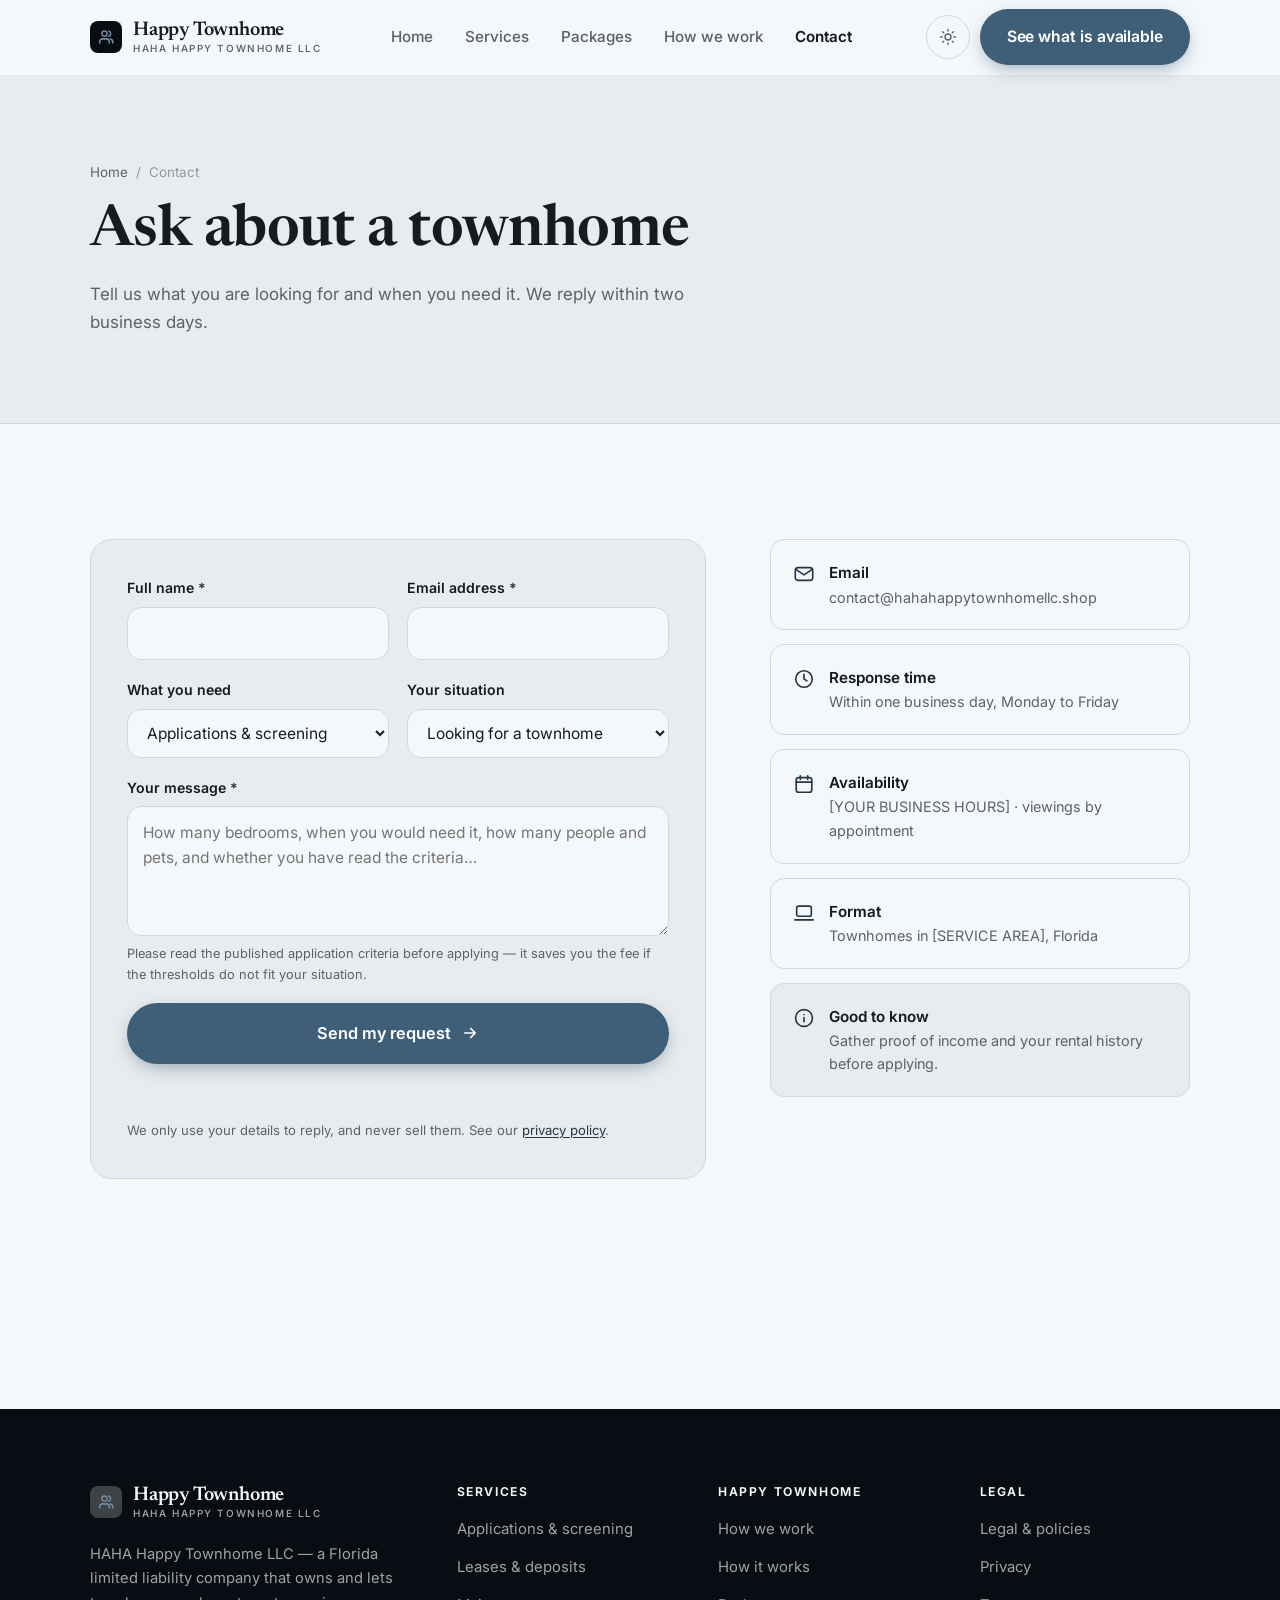
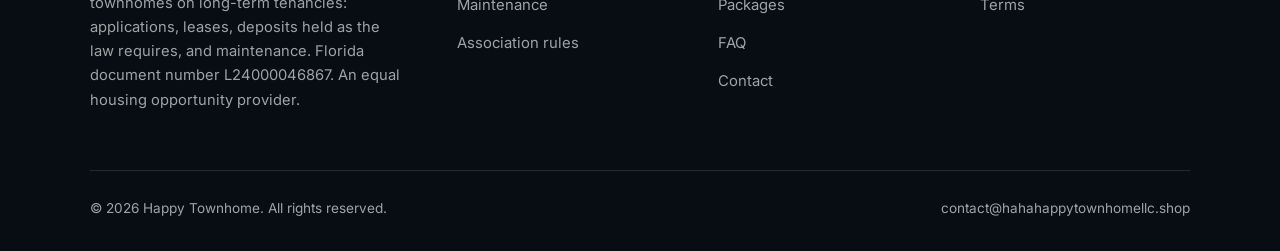
<file: contact.html>
<!DOCTYPE html>
<html lang="en" class="no-js">
<head>
<meta charset="utf-8">
<meta name="viewport" content="width=device-width, initial-scale=1">
<title>Contact — Happy Townhome</title>
<meta name="description" content="Contact HAHA Happy Townhome LLC about renting. We reply within two business days.">
<link rel="canonical" href="https://hahahappytownhomellc.shop/contact.html">

<meta property="og:type" content="website">
<meta property="og:url" content="https://hahahappytownhomellc.shop/contact.html">
<meta property="og:site_name" content="Happy Townhome">
<meta property="og:locale" content="en_US">
<meta property="og:title" content="Contact — Happy Townhome">
<meta property="og:description" content="Contact HAHA Happy Townhome LLC about renting. We reply within two business days.">
<meta name="theme-color" content="#070d12">

<link rel="icon" href="assets/img/favicon.svg" type="image/svg+xml">
<link rel="preconnect" href="https://fonts.googleapis.com">
<link rel="preconnect" href="https://fonts.gstatic.com" crossorigin>
<link rel="stylesheet" href="https://fonts.googleapis.com/css2?family=Newsreader:wght@400;600;700&family=Inter:wght@400..700&display=swap">
<link rel="stylesheet" href="assets/css/style.css">

<!-- Thème appliqué avant le premier rendu (évite le flash) -->
<script>
document.documentElement.classList.remove('no-js');
(function(){try{var t=localStorage.getItem('site-theme');if(t){document.documentElement.setAttribute('data-theme',t);}}catch(e){}})();
</script>
</head>

<body>
<a class="skip-link" href="#main">Skip to main content</a>

<header class="site-header">
  <nav class="wrap nav" aria-label="Main navigation">
    <a class="brand" href="index.html">
      <svg class="brand__mark" viewBox="0 0 64 64" aria-hidden="true">
        <rect class="bm-bg" width="64" height="64" rx="16"/>
        <g class="bm-ic" transform="translate(14 14) scale(1.5)" fill="none" stroke-width="2.1" stroke-linecap="round" stroke-linejoin="round"><path d="M16.5 20v-1.5a4 4 0 0 0-4-4h-5a4 4 0 0 0-4 4V20"/><circle cx="10" cy="7.5" r="3.5"/><path d="M21 20v-1.5a4 4 0 0 0-3-3.9M15.5 4.1a3.5 3.5 0 0 1 0 6.8"/></g>
      </svg>
      <span>Happy Townhome<span class="brand__sub">HAHA Happy Townhome LLC</span></span>
    </a>

    <ul class="nav__links" id="nav-links">
      <li><a href="index.html">Home</a></li>
      <li><a href="programs.html">Services</a></li>
      <li><a href="index.html#pricing">Packages</a></li>
      <li><a href="about.html">How we work</a></li>
      <li><a href="contact.html" aria-current="page">Contact</a></li>
      <li><a class="btn btn--primary" href="contact.html">See what is available</a></li>
    </ul>

    <div class="nav__cta">
      <button class="theme-toggle" type="button" aria-label="Switch to dark theme">
        <svg class="icon-sun" viewBox="0 0 24 24" fill="none" stroke="currentColor" stroke-width="1.8" stroke-linecap="round" aria-hidden="true"><circle cx="12" cy="12" r="4"/><path d="M12 2v2m0 16v2M2 12h2m16 0h2M4.9 4.9l1.4 1.4m11.4 11.4 1.4 1.4M19.1 4.9l-1.4 1.4M6.3 17.7l-1.4 1.4"/></svg>
        <svg class="icon-moon" viewBox="0 0 24 24" fill="none" stroke="currentColor" stroke-width="1.8" stroke-linecap="round" stroke-linejoin="round" aria-hidden="true"><path d="M21 12.8A9 9 0 1 1 11.2 3a7 7 0 0 0 9.8 9.8z"/></svg>
      </button>
      <a class="btn btn--primary" href="contact.html">See what is available</a>
      <button class="nav__toggle" type="button" aria-expanded="false" aria-controls="nav-links" aria-label="Open menu">
        <svg class="icon-open" viewBox="0 0 24 24" fill="none" stroke="currentColor" stroke-width="2" stroke-linecap="round" aria-hidden="true"><path d="M3 6h18M3 12h18M3 18h18"/></svg>
        <svg class="icon-close" viewBox="0 0 24 24" fill="none" stroke="currentColor" stroke-width="2" stroke-linecap="round" aria-hidden="true"><path d="M6 6l12 12M18 6L6 18"/></svg>
      </button>
    </div>
  </nav>
</header>

<main id="main">

<section class="page-head">
  <div class="wrap">
    <nav class="breadcrumb" aria-label="Breadcrumb">
      <a href="index.html">Home</a><span>/</span><span aria-current="page">Contact</span>
    </nav>
    <h1>Ask about a townhome</h1>
    <p>Tell us what you are looking for and when you need it. We reply within two business days.</p>
  </div>
</section>

<section class="section wrap">
  <div class="form-layout">

    <!--
      FORM: the action attribute holds a placeholder id. Create a free form at
      https://formspree.io and replace VOTRE_ID_FORMSPREE. Until then, the button
      opens the visitor's email app with a pre-filled message to contact@hahahappytownhomellc.shop.
    -->
    <form class="form" id="contact-form" action="https://formspree.io/f/VOTRE_ID_FORMSPREE" method="POST"
          data-email="contact@hahahappytownhomellc.shop" data-subject="Rental enquiry"
          data-msg-mail="Your email app will open with the message ready to send." data-msg-sending="Sending…"
          data-msg-ok="Thanks! Your message is on its way. We reply within one business day." data-msg-err="Sending failed. Please email us directly at">
      <div class="form__row">
        <div class="field">
          <label for="nom">Full name <span class="req" aria-hidden="true">*</span></label>
          <input type="text" id="nom" name="nom" autocomplete="name" required>
        </div>
        <div class="field">
          <label for="email">Email address <span class="req" aria-hidden="true">*</span></label>
          <input type="email" id="email" name="email" autocomplete="email" required>
        </div>
      </div>

      <div class="form__row">
        <div class="field">
          <label for="programme">What you need</label>
          <select id="programme" name="programme">
            <option>Applications &amp; screening</option>
            <option>Leases &amp; deposits</option>
            <option>Maintenance</option>
            <option>Association rules</option>
            <option>Not sure yet</option>
          </select>
        </div>
        <div class="field">
          <label for="niveau">Your situation</label>
          <select id="niveau" name="niveau">
            <option>Looking for a townhome</option>
            <option>Want to view one</option>
            <option>Questions about applying</option>
            <option>An existing tenant</option>
          </select>
        </div>
      </div>

      <div class="field">
        <label for="message">Your message <span class="req" aria-hidden="true">*</span></label>
        <textarea id="message" name="message" required placeholder="How many bedrooms, when you would need it, how many people and pets, and whether you have read the criteria…"></textarea>
        <span class="field__hint">Please read the published application criteria before applying — it saves you the fee if the thresholds do not fit your situation.</span>
      </div>

      <!-- Bot trap: hidden from humans -->
      <div class="visually-hidden" aria-hidden="true">
        <label for="site-web">Leave this field empty</label>
        <input type="text" id="site-web" name="_gotcha" tabindex="-1" autocomplete="off">
      </div>

      <button class="btn btn--primary btn--lg" type="submit">Send my request <svg viewBox="0 0 24 24" fill="none" stroke="currentColor" stroke-width="2.2" stroke-linecap="round" stroke-linejoin="round" aria-hidden="true"><path d="M5 12h14M13 6l6 6-6 6"/></svg></button>

      <p id="form-status" class="form__status" role="status" aria-live="polite"></p>

      <p class="form__note">
        We only use your details to reply, and never sell them. See our <a href="legal.html#privacy">privacy policy</a>.
      </p>
    </form>

    <aside class="contact-aside">
      <div class="contact-card">
        <svg viewBox="0 0 24 24" fill="none" stroke="currentColor" stroke-width="1.8" stroke-linecap="round" stroke-linejoin="round" aria-hidden="true"><rect x="2.5" y="5" width="19" height="14" rx="3"/><path d="M3 7l9 6 9-6"/></svg>
        <div><b>Email</b><a href="mailto:contact@hahahappytownhomellc.shop">contact@hahahappytownhomellc.shop</a></div>
      </div>
      <div class="contact-card">
        <svg viewBox="0 0 24 24" fill="none" stroke="currentColor" stroke-width="1.8" stroke-linecap="round" stroke-linejoin="round" aria-hidden="true"><circle cx="12" cy="12" r="9"/><path d="M12 7v5l3.2 2"/></svg>
        <div><b>Response time</b><span>Within one business day, Monday to Friday</span></div>
      </div>
      <div class="contact-card">
        <svg viewBox="0 0 24 24" fill="none" stroke="currentColor" stroke-width="1.8" stroke-linecap="round" stroke-linejoin="round" aria-hidden="true"><rect x="3.5" y="5" width="17" height="16" rx="2.5"/><path d="M8 3v4M16 3v4M3.5 10h17"/></svg>
        <div><b>Availability</b><span>[YOUR BUSINESS HOURS] · viewings by appointment</span></div>
      </div>
      <div class="contact-card">
        <svg viewBox="0 0 24 24" fill="none" stroke="currentColor" stroke-width="1.8" stroke-linecap="round" stroke-linejoin="round" aria-hidden="true"><rect x="4" y="4.5" width="16" height="11" rx="2"/><path d="M2 19.5h20"/></svg>
        <div><b>Format</b><span>Townhomes in [SERVICE AREA], Florida</span></div>
      </div>
      <div class="contact-card contact-card--soft">
        <svg viewBox="0 0 24 24" fill="none" stroke="currentColor" stroke-width="1.8" stroke-linecap="round" stroke-linejoin="round" aria-hidden="true"><circle cx="12" cy="12" r="9.2"/><path d="M12 16v-4.5M12 8.2v.1"/></svg>
        <div><b>Good to know</b><span>Gather proof of income and your rental history before applying.</span></div>
      </div>
    </aside>

  </div>
</section>

</main>

<footer class="site-footer">
  <div class="wrap">
    <div class="footer__grid">
      <div class="footer__brand">
        <a class="brand" href="index.html">
          <svg class="brand__mark" viewBox="0 0 64 64" aria-hidden="true">
        <rect class="bm-bg" width="64" height="64" rx="16"/>
        <g class="bm-ic" transform="translate(14 14) scale(1.5)" fill="none" stroke-width="2.1" stroke-linecap="round" stroke-linejoin="round"><path d="M16.5 20v-1.5a4 4 0 0 0-4-4h-5a4 4 0 0 0-4 4V20"/><circle cx="10" cy="7.5" r="3.5"/><path d="M21 20v-1.5a4 4 0 0 0-3-3.9M15.5 4.1a3.5 3.5 0 0 1 0 6.8"/></g>
      </svg>
          <span>Happy Townhome<span class="brand__sub">HAHA Happy Townhome LLC</span></span>
        </a>
        <p>HAHA Happy Townhome LLC — a Florida limited liability company that owns and lets townhomes on long-term tenancies: applications, leases, deposits held as the law requires, and maintenance. Florida document number L24000046867. An equal housing opportunity provider.</p>
      </div>

      <div class="footer__col">
        <h4>Services</h4>
        <ul>
          <li><a href="programs.html#applying">Applications &amp; screening</a></li>
          <li><a href="programs.html#lease">Leases &amp; deposits</a></li>
          <li><a href="programs.html#maintenance">Maintenance</a></li>
          <li><a href="programs.html#association">Association rules</a></li>
        </ul>
      </div>

      <div class="footer__col">
        <h4>Happy Townhome</h4>
        <ul>
          <li><a href="about.html">How we work</a></li>
          <li><a href="index.html#how-it-works">How it works</a></li>
          <li><a href="index.html#pricing">Packages</a></li>
          <li><a href="index.html#faq">FAQ</a></li>
          <li><a href="contact.html">Contact</a></li>
        </ul>
      </div>

      <div class="footer__col">
        <h4>Legal</h4>
        <ul>
          <li><a href="legal.html">Legal &amp; policies</a></li>
          <li><a href="legal.html#privacy">Privacy</a></li>
          <li><a href="legal.html#terms">Terms</a></li>
        </ul>
      </div>
    </div>

    <div class="footer__bottom">
      <p>© <span data-year>2026</span> Happy Townhome. All rights reserved.</p>
      <p><a href="mailto:contact@hahahappytownhomellc.shop">contact@hahahappytownhomellc.shop</a></p>
    </div>
  </div>
</footer>

<script src="assets/js/main.js" defer></script>
</body>
</html>
</file>
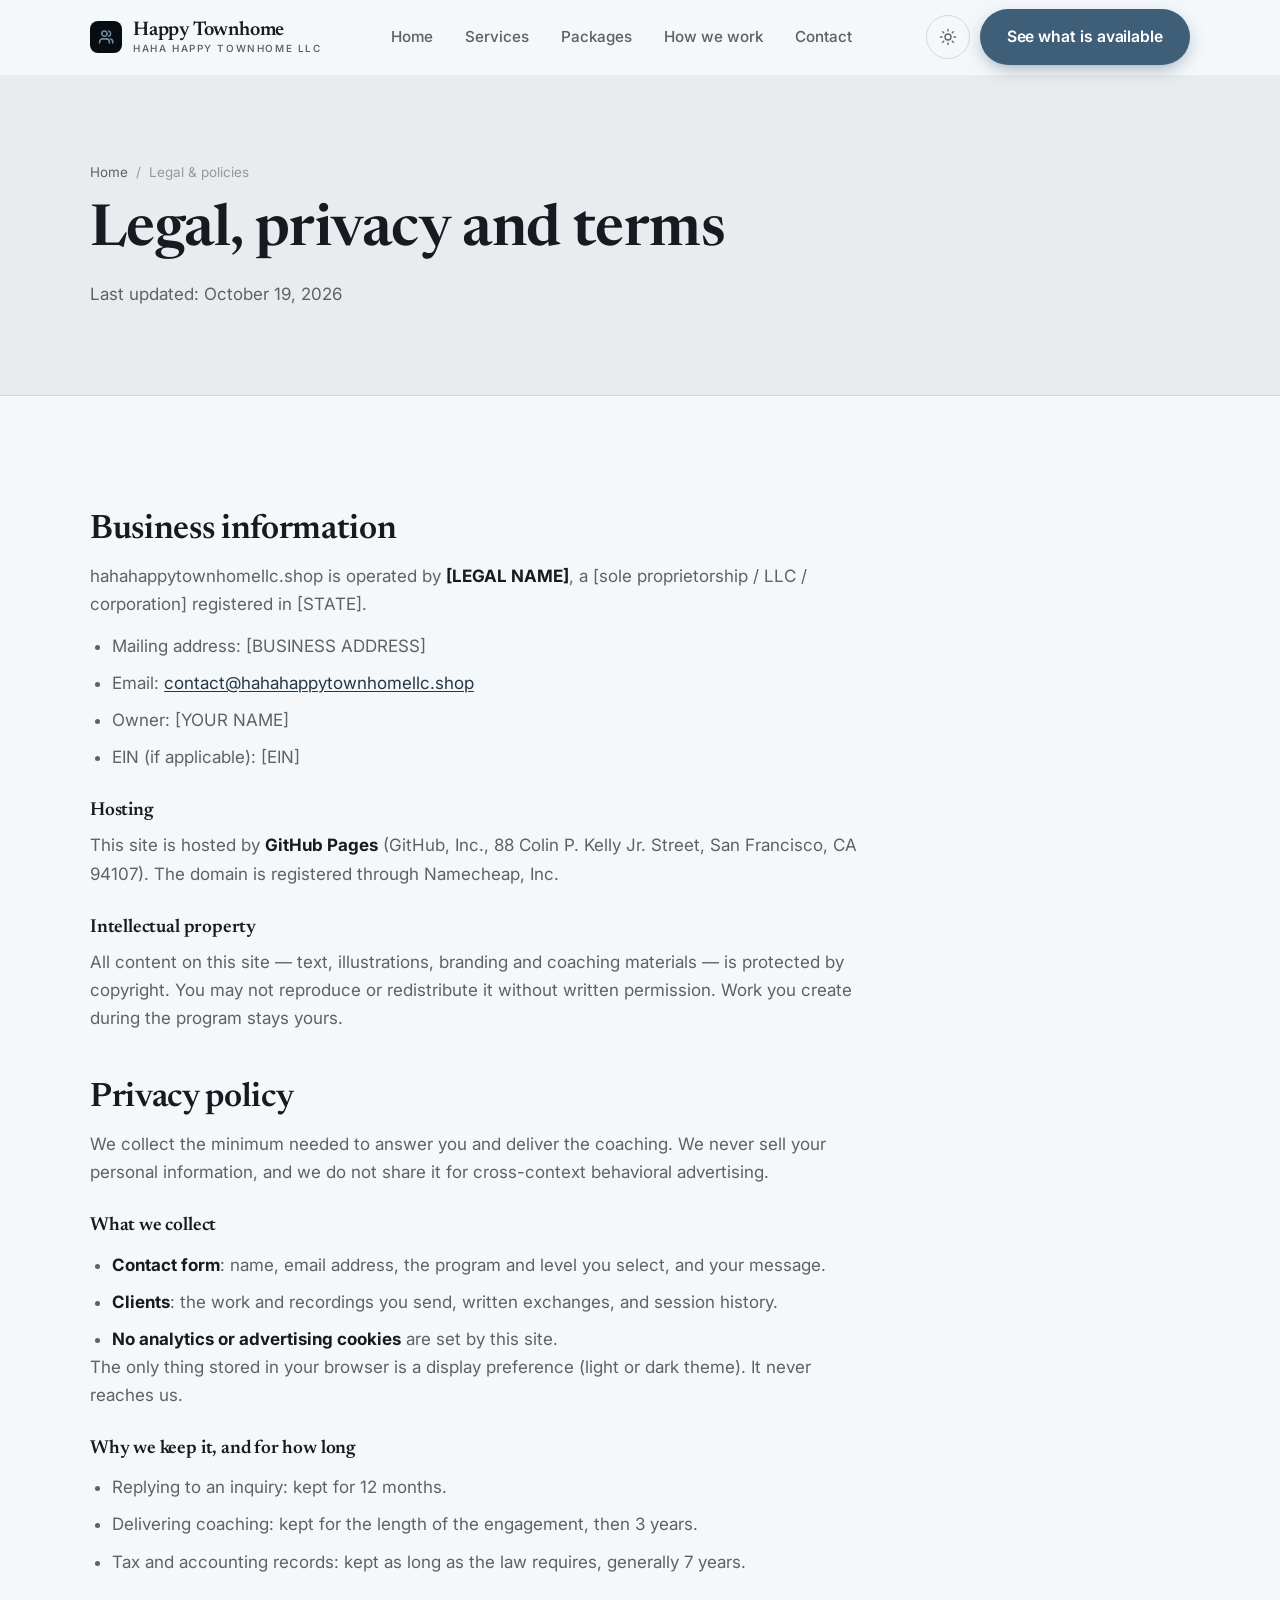
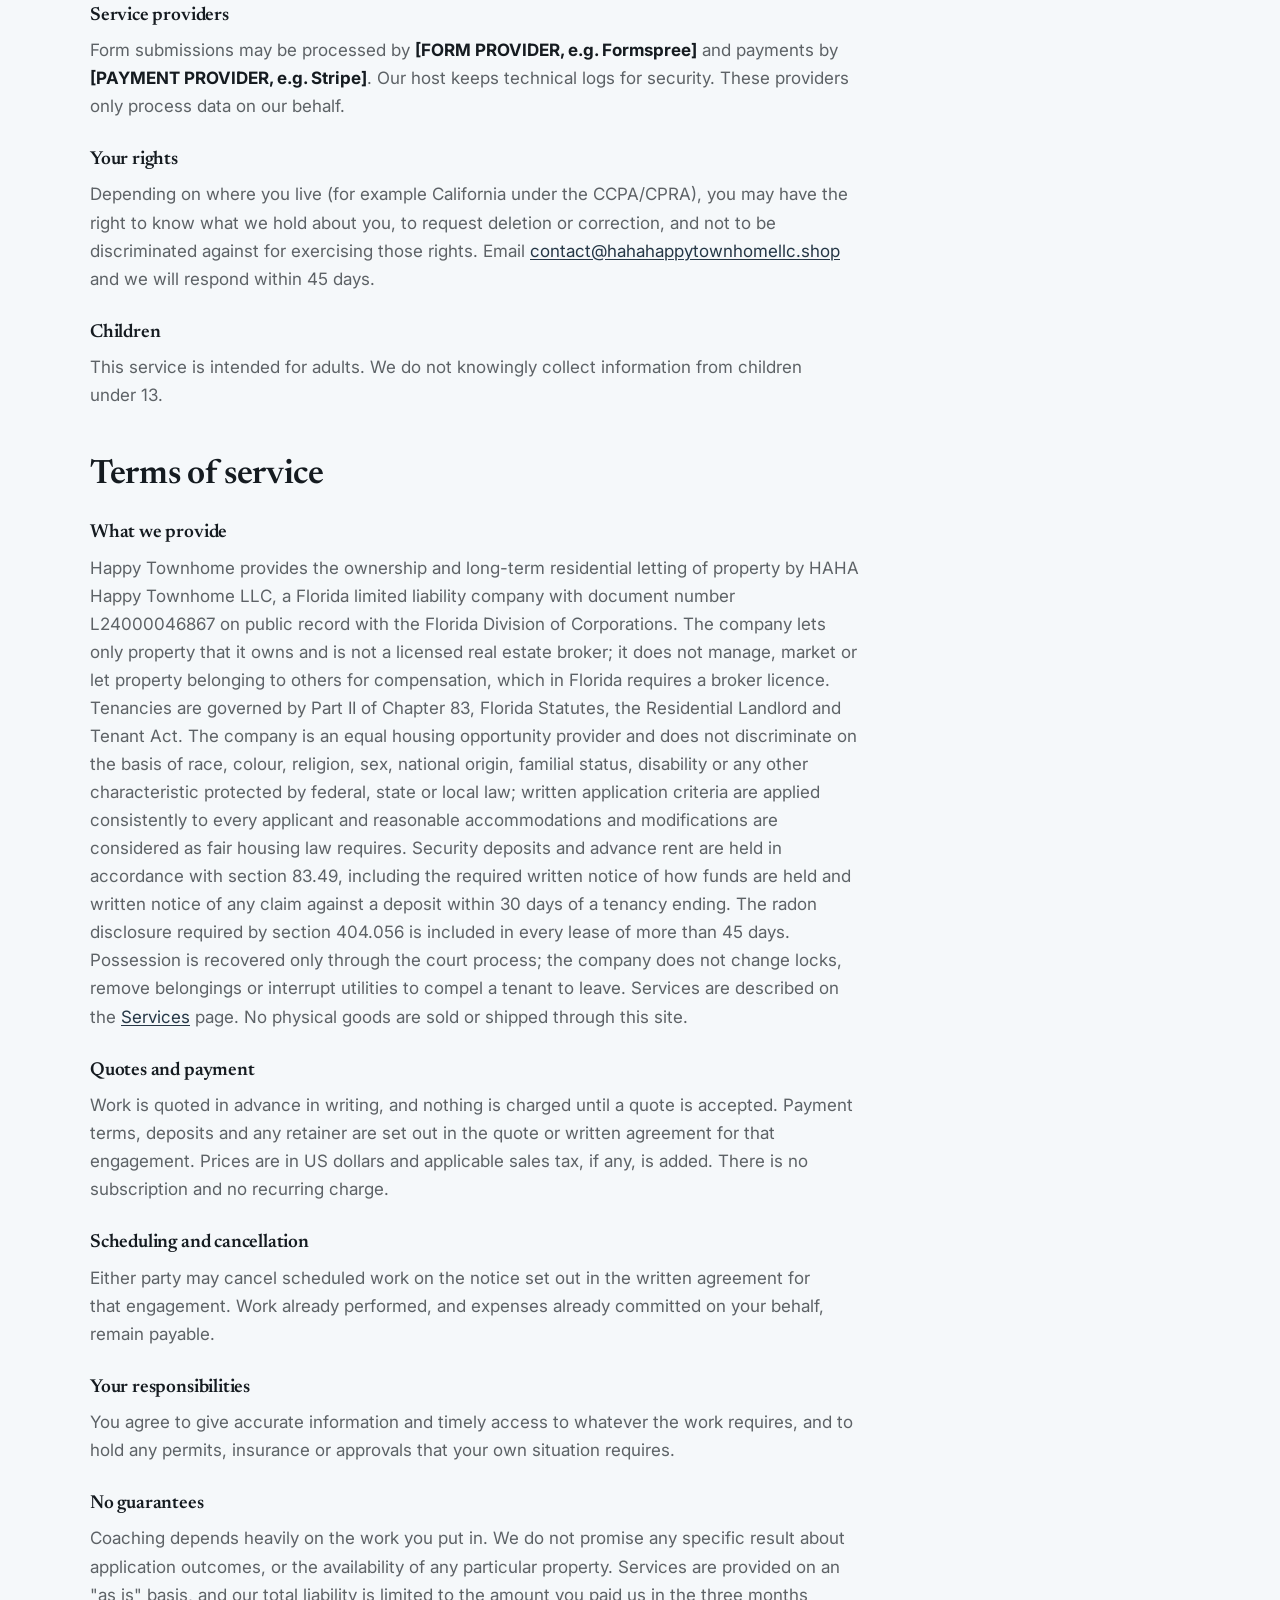
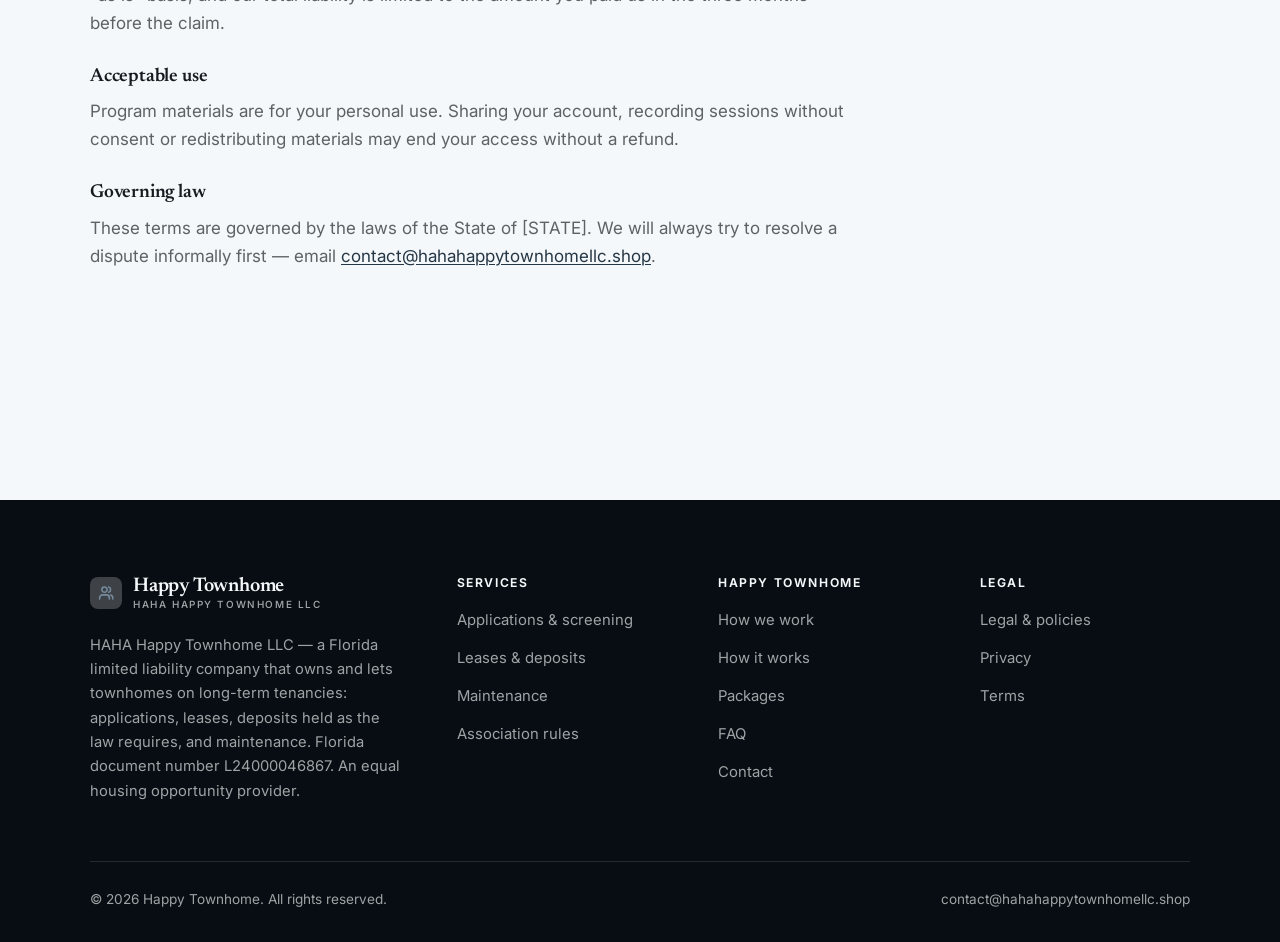
<file: legal.html>
<!DOCTYPE html>
<html lang="en" class="no-js">
<head>
<meta charset="utf-8">
<meta name="viewport" content="width=device-width, initial-scale=1">
<title>Legal, privacy and terms — Happy Townhome</title>
<meta name="description" content="Business information, privacy policy and terms of service for Happy Townhome.">
<meta name="robots" content="noindex">

<meta property="og:type" content="website">
<meta property="og:url" content="https://hahahappytownhomellc.shop/legal.html">
<meta property="og:site_name" content="Happy Townhome">
<meta property="og:locale" content="en_US">
<meta property="og:title" content="Legal, privacy and terms — Happy Townhome">
<meta property="og:description" content="Business information, privacy policy and terms of service for Happy Townhome.">
<meta name="theme-color" content="#070d12">

<link rel="icon" href="assets/img/favicon.svg" type="image/svg+xml">
<link rel="preconnect" href="https://fonts.googleapis.com">
<link rel="preconnect" href="https://fonts.gstatic.com" crossorigin>
<link rel="stylesheet" href="https://fonts.googleapis.com/css2?family=Newsreader:wght@400;600;700&family=Inter:wght@400..700&display=swap">
<link rel="stylesheet" href="assets/css/style.css">

<!-- Thème appliqué avant le premier rendu (évite le flash) -->
<script>
document.documentElement.classList.remove('no-js');
(function(){try{var t=localStorage.getItem('site-theme');if(t){document.documentElement.setAttribute('data-theme',t);}}catch(e){}})();
</script>
</head>

<body>
<a class="skip-link" href="#main">Skip to main content</a>

<header class="site-header">
  <nav class="wrap nav" aria-label="Main navigation">
    <a class="brand" href="index.html">
      <svg class="brand__mark" viewBox="0 0 64 64" aria-hidden="true">
        <rect class="bm-bg" width="64" height="64" rx="16"/>
        <g class="bm-ic" transform="translate(14 14) scale(1.5)" fill="none" stroke-width="2.1" stroke-linecap="round" stroke-linejoin="round"><path d="M16.5 20v-1.5a4 4 0 0 0-4-4h-5a4 4 0 0 0-4 4V20"/><circle cx="10" cy="7.5" r="3.5"/><path d="M21 20v-1.5a4 4 0 0 0-3-3.9M15.5 4.1a3.5 3.5 0 0 1 0 6.8"/></g>
      </svg>
      <span>Happy Townhome<span class="brand__sub">HAHA Happy Townhome LLC</span></span>
    </a>

    <ul class="nav__links" id="nav-links">
      <li><a href="index.html">Home</a></li>
      <li><a href="programs.html">Services</a></li>
      <li><a href="index.html#pricing">Packages</a></li>
      <li><a href="about.html">How we work</a></li>
      <li><a href="contact.html">Contact</a></li>
      <li><a class="btn btn--primary" href="contact.html">See what is available</a></li>
    </ul>

    <div class="nav__cta">
      <button class="theme-toggle" type="button" aria-label="Switch to dark theme">
        <svg class="icon-sun" viewBox="0 0 24 24" fill="none" stroke="currentColor" stroke-width="1.8" stroke-linecap="round" aria-hidden="true"><circle cx="12" cy="12" r="4"/><path d="M12 2v2m0 16v2M2 12h2m16 0h2M4.9 4.9l1.4 1.4m11.4 11.4 1.4 1.4M19.1 4.9l-1.4 1.4M6.3 17.7l-1.4 1.4"/></svg>
        <svg class="icon-moon" viewBox="0 0 24 24" fill="none" stroke="currentColor" stroke-width="1.8" stroke-linecap="round" stroke-linejoin="round" aria-hidden="true"><path d="M21 12.8A9 9 0 1 1 11.2 3a7 7 0 0 0 9.8 9.8z"/></svg>
      </button>
      <a class="btn btn--primary" href="contact.html">See what is available</a>
      <button class="nav__toggle" type="button" aria-expanded="false" aria-controls="nav-links" aria-label="Open menu">
        <svg class="icon-open" viewBox="0 0 24 24" fill="none" stroke="currentColor" stroke-width="2" stroke-linecap="round" aria-hidden="true"><path d="M3 6h18M3 12h18M3 18h18"/></svg>
        <svg class="icon-close" viewBox="0 0 24 24" fill="none" stroke="currentColor" stroke-width="2" stroke-linecap="round" aria-hidden="true"><path d="M6 6l12 12M18 6L6 18"/></svg>
      </button>
    </div>
  </nav>
</header>

<main id="main">

<section class="page-head">
  <div class="wrap">
    <nav class="breadcrumb" aria-label="Breadcrumb">
      <a href="index.html">Home</a><span>/</span><span aria-current="page">Legal &amp; policies</span>
    </nav>
    <h1>Legal, privacy and terms</h1>
    <p>Last updated: <time datetime="2026-10-19">October 19, 2026</time></p>
  </div>
</section>

<section class="section wrap">
  <div class="prose">

    <!--
      TO DO: this is a skeleton, not legal advice. Replace every [BRACKET] with
      your real details before selling, and have a lawyer review it if you can.
      Consumer protection rules differ by state.
    -->

    <h2 id="business">Business information</h2>
    <p>
      hahahappytownhomellc.shop is operated by <strong>[LEGAL NAME]</strong>, a [sole proprietorship / LLC / corporation]
      registered in [STATE].
    </p>
    <ul>
      <li>Mailing address: [BUSINESS ADDRESS]</li>
      <li>Email: <a href="mailto:contact@hahahappytownhomellc.shop">contact@hahahappytownhomellc.shop</a></li>
      <li>Owner: [YOUR NAME]</li>
      <li>EIN (if applicable): [EIN]</li>
    </ul>

    <h3>Hosting</h3>
    <p>
      This site is hosted by <strong>GitHub Pages</strong> (GitHub, Inc., 88 Colin P. Kelly Jr. Street,
      San Francisco, CA 94107). The domain is registered through Namecheap, Inc.
    </p>

    <h3>Intellectual property</h3>
    <p>
      All content on this site — text, illustrations, branding and coaching materials — is protected by
      copyright. You may not reproduce or redistribute it without written permission. Work you create during
      the program stays yours.
    </p>

    <h2 id="privacy">Privacy policy</h2>
    <p>
      We collect the minimum needed to answer you and deliver the coaching. We never sell your personal
      information, and we do not share it for cross-context behavioral advertising.
    </p>
    <h3>What we collect</h3>
    <ul>
      <li><strong>Contact form</strong>: name, email address, the program and level you select, and your message.</li>
      <li><strong>Clients</strong>: the work and recordings you send, written exchanges, and session history.</li>
      <li><strong>No analytics or advertising cookies</strong> are set by this site.</li>
    </ul>
    <p>
      The only thing stored in your browser is a display preference (light or dark theme). It never reaches us.
    </p>
    <h3>Why we keep it, and for how long</h3>
    <ul>
      <li>Replying to an inquiry: kept for 12 months.</li>
      <li>Delivering coaching: kept for the length of the engagement, then 3 years.</li>
      <li>Tax and accounting records: kept as long as the law requires, generally 7 years.</li>
    </ul>
    <h3>Service providers</h3>
    <p>
      Form submissions may be processed by <strong>[FORM PROVIDER, e.g. Formspree]</strong> and payments by
      <strong>[PAYMENT PROVIDER, e.g. Stripe]</strong>. Our host keeps technical logs for security. These
      providers only process data on our behalf.
    </p>
    <h3>Your rights</h3>
    <p>
      Depending on where you live (for example California under the CCPA/CPRA), you may have the right to
      know what we hold about you, to request deletion or correction, and not to be discriminated against for
      exercising those rights. Email <a href="mailto:contact@hahahappytownhomellc.shop">contact@hahahappytownhomellc.shop</a> and we will respond within 45 days.
    </p>
    <h3>Children</h3>
    <p>
      This service is intended for adults. We do not knowingly collect information from children under 13.
    </p>

    <h2 id="terms">Terms of service</h2>
    <h3>What we provide</h3>
    <p>
      Happy Townhome provides the ownership and long-term residential letting of property by HAHA Happy Townhome LLC, a Florida limited liability company with document number L24000046867 on public record with the Florida Division of Corporations. The company lets only property that it owns and is not a licensed real estate broker; it does not manage, market or let property belonging to others for compensation, which in Florida requires a broker licence. Tenancies are governed by Part II of Chapter 83, Florida Statutes, the Residential Landlord and Tenant Act. The company is an equal housing opportunity provider and does not discriminate on the basis of race, colour, religion, sex, national origin, familial status, disability or any other characteristic protected by federal, state or local law; written application criteria are applied consistently to every applicant and reasonable accommodations and modifications are considered as fair housing law requires. Security deposits and advance rent are held in accordance with section 83.49, including the required written notice of how funds are held and written notice of any claim against a deposit within 30 days of a tenancy ending. The radon disclosure required by section 404.056 is included in every lease of more than 45 days. Possession is recovered only through the court process; the company does not change locks, remove belongings or interrupt utilities to compel a tenant to leave. Services are described on the
      <a href="programs.html">Services</a> page. No physical goods are sold or shipped through this site.
    </p>
    <h3>Quotes and payment</h3>
    <p>
      Work is quoted in advance in writing, and nothing is charged until a quote is accepted. Payment terms,
      deposits and any retainer are set out in the quote or written agreement for that engagement. Prices are in
      US dollars and applicable sales tax, if any, is added. There is no subscription and no recurring charge.
    </p>
    <h3>Scheduling and cancellation</h3>
    <p>
      Either party may cancel scheduled work on the notice set out in the written agreement for that engagement.
      Work already performed, and expenses already committed on your behalf, remain payable.
    </p>
    <h3>Your responsibilities</h3>
    <p>
      You agree to give accurate information and timely access to whatever the work requires, and to hold any
      permits, insurance or approvals that your own situation requires.
    </p>

    <h3>No guarantees</h3>
    <p>
      Coaching depends heavily on the work you put in. We do not promise any specific result
      about application outcomes, or the availability of any particular property. Services are provided on an "as is" basis, and our total
      liability is limited to the amount you paid us in the three months before the claim.
    </p>
    <h3>Acceptable use</h3>
    <p>
      Program materials are for your personal use. Sharing your account, recording sessions without consent
      or redistributing materials may end your access without a refund.
    </p>
    <h3>Governing law</h3>
    <p>
      These terms are governed by the laws of the State of [STATE]. We will always try to resolve a dispute
      informally first — email <a href="mailto:contact@hahahappytownhomellc.shop">contact@hahahappytownhomellc.shop</a>.
    </p>

  </div>
</section>

</main>

<footer class="site-footer">
  <div class="wrap">
    <div class="footer__grid">
      <div class="footer__brand">
        <a class="brand" href="index.html">
          <svg class="brand__mark" viewBox="0 0 64 64" aria-hidden="true">
        <rect class="bm-bg" width="64" height="64" rx="16"/>
        <g class="bm-ic" transform="translate(14 14) scale(1.5)" fill="none" stroke-width="2.1" stroke-linecap="round" stroke-linejoin="round"><path d="M16.5 20v-1.5a4 4 0 0 0-4-4h-5a4 4 0 0 0-4 4V20"/><circle cx="10" cy="7.5" r="3.5"/><path d="M21 20v-1.5a4 4 0 0 0-3-3.9M15.5 4.1a3.5 3.5 0 0 1 0 6.8"/></g>
      </svg>
          <span>Happy Townhome<span class="brand__sub">HAHA Happy Townhome LLC</span></span>
        </a>
        <p>HAHA Happy Townhome LLC — a Florida limited liability company that owns and lets townhomes on long-term tenancies: applications, leases, deposits held as the law requires, and maintenance. Florida document number L24000046867. An equal housing opportunity provider.</p>
      </div>

      <div class="footer__col">
        <h4>Services</h4>
        <ul>
          <li><a href="programs.html#applying">Applications &amp; screening</a></li>
          <li><a href="programs.html#lease">Leases &amp; deposits</a></li>
          <li><a href="programs.html#maintenance">Maintenance</a></li>
          <li><a href="programs.html#association">Association rules</a></li>
        </ul>
      </div>

      <div class="footer__col">
        <h4>Happy Townhome</h4>
        <ul>
          <li><a href="about.html">How we work</a></li>
          <li><a href="index.html#how-it-works">How it works</a></li>
          <li><a href="index.html#pricing">Packages</a></li>
          <li><a href="index.html#faq">FAQ</a></li>
          <li><a href="contact.html">Contact</a></li>
        </ul>
      </div>

      <div class="footer__col">
        <h4>Legal</h4>
        <ul>
          <li><a href="legal.html">Legal &amp; policies</a></li>
          <li><a href="legal.html#privacy">Privacy</a></li>
          <li><a href="legal.html#terms">Terms</a></li>
        </ul>
      </div>
    </div>

    <div class="footer__bottom">
      <p>© <span data-year>2026</span> Happy Townhome. All rights reserved.</p>
      <p><a href="mailto:contact@hahahappytownhomellc.shop">contact@hahahappytownhomellc.shop</a></p>
    </div>
  </div>
</footer>

<script src="assets/js/main.js" defer></script>
</body>
</html>
</file>
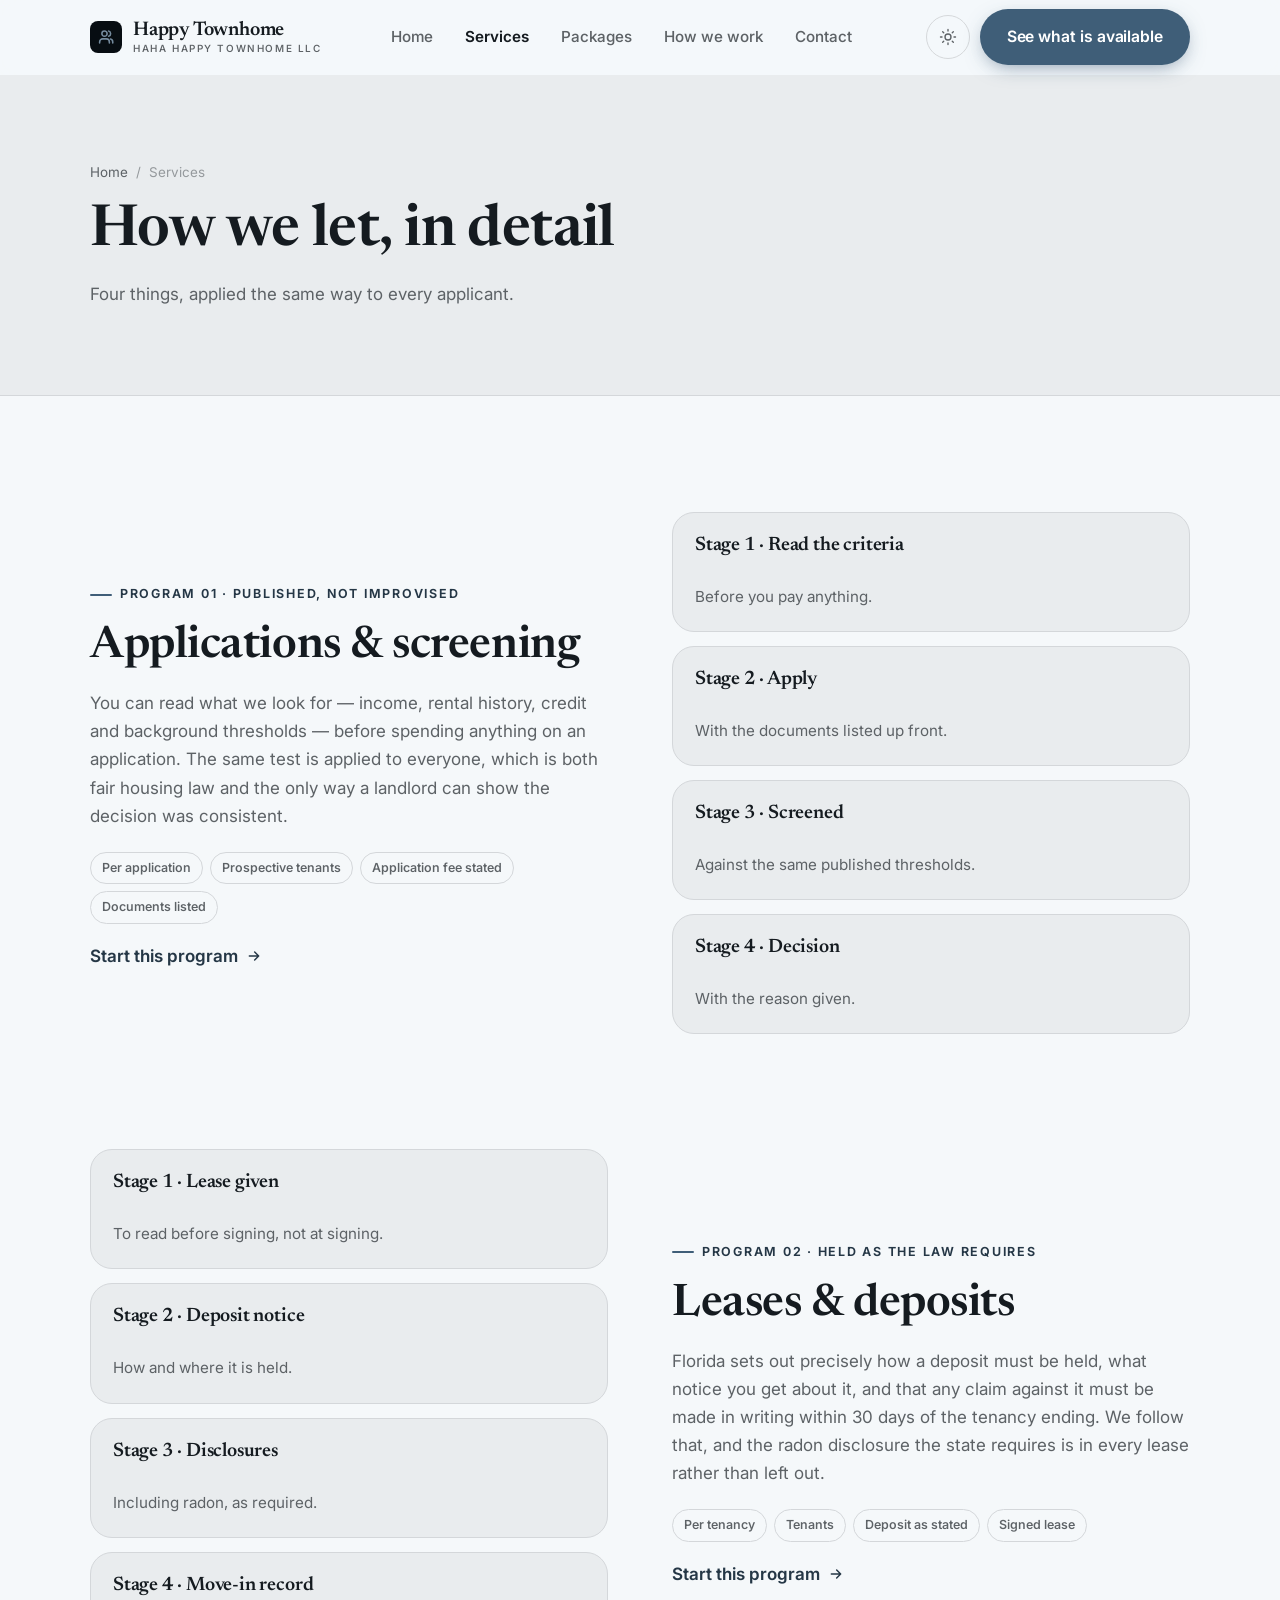
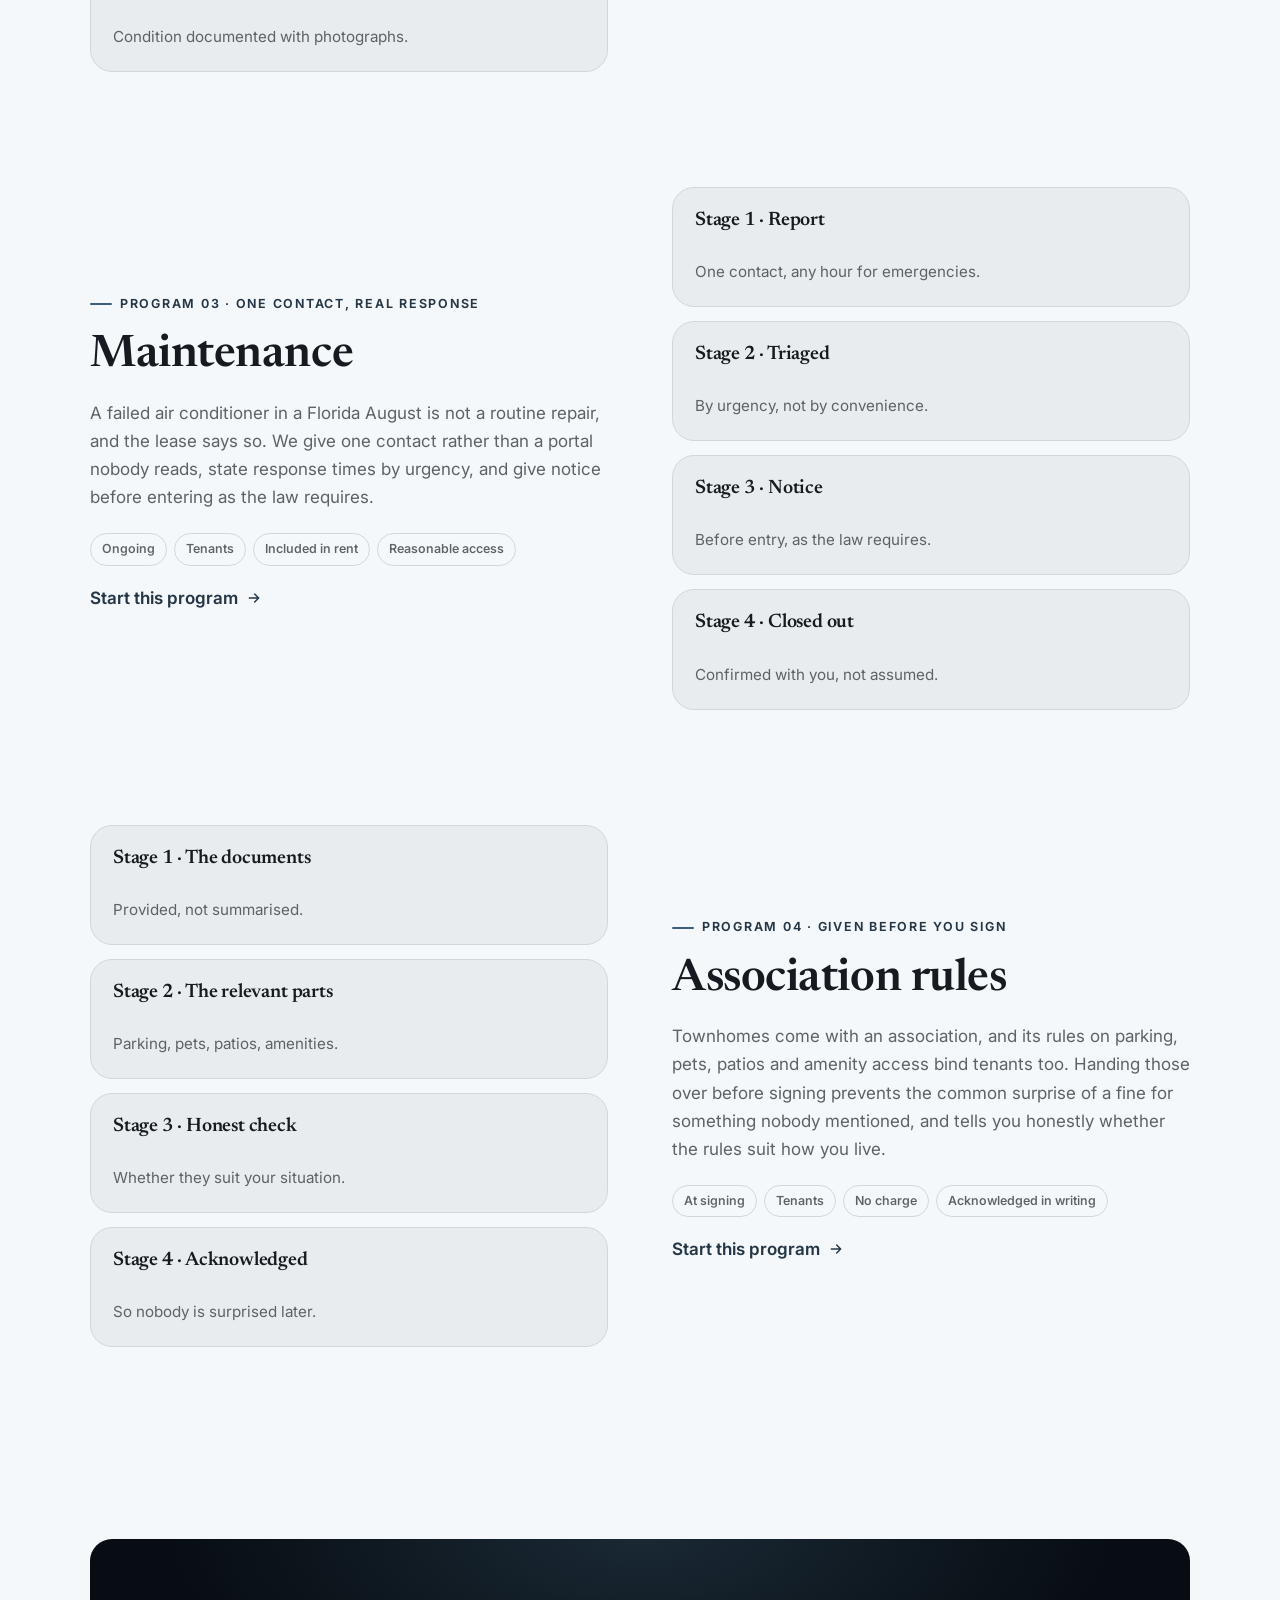
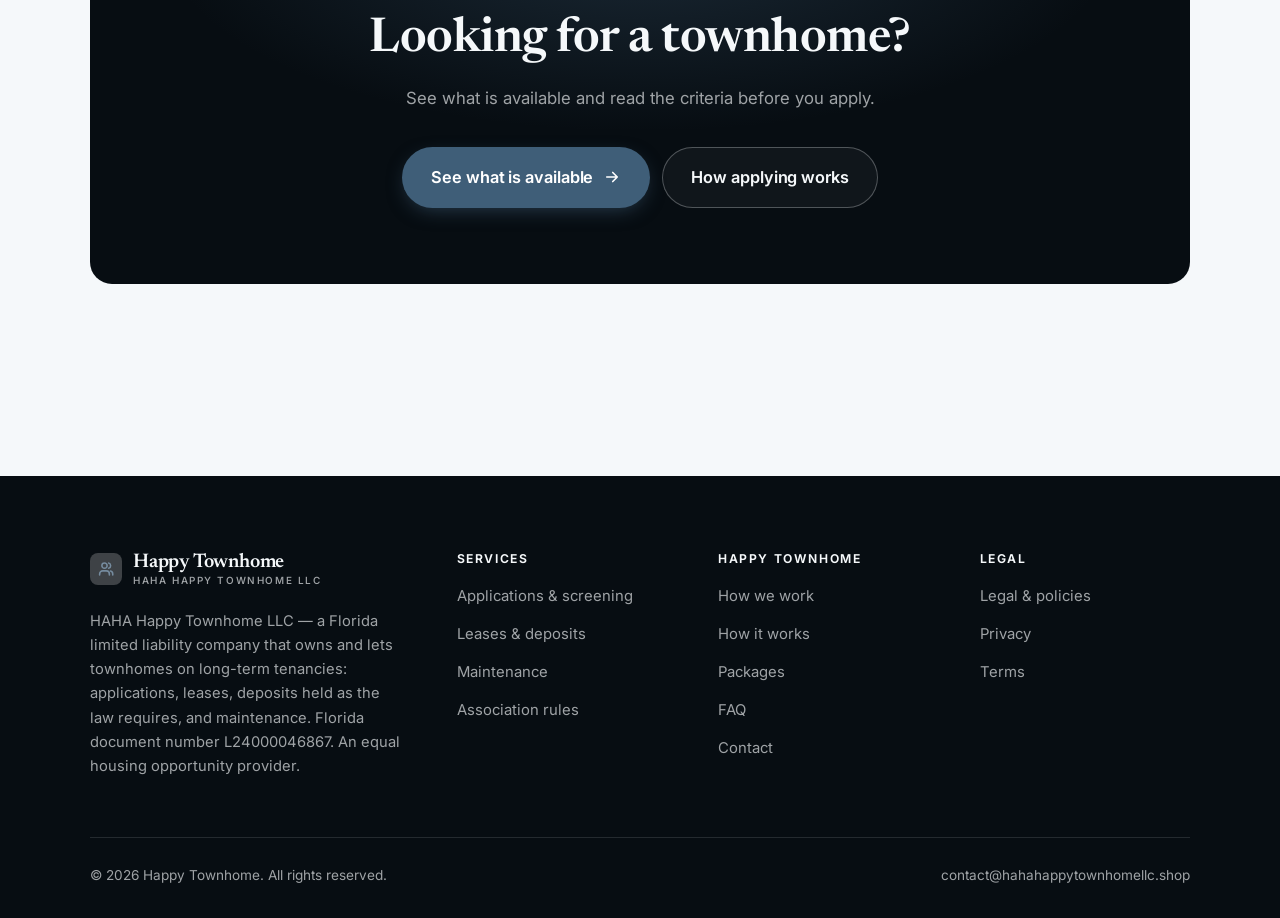
<file: programs.html>
<!DOCTYPE html>
<html lang="en" class="no-js">
<head>
<meta charset="utf-8">
<meta name="viewport" content="width=device-width, initial-scale=1">
<title>Services — Happy Townhome</title>
<meta name="description" content="What HAHA Happy Townhome LLC does: applications and screening, leases and deposits, maintenance, and association rules.">
<link rel="canonical" href="https://hahahappytownhomellc.shop/programs.html">

<meta property="og:type" content="website">
<meta property="og:url" content="https://hahahappytownhomellc.shop/programs.html">
<meta property="og:site_name" content="Happy Townhome">
<meta property="og:locale" content="en_US">
<meta property="og:title" content="Services — Happy Townhome">
<meta property="og:description" content="What HAHA Happy Townhome LLC does: applications and screening, leases and deposits, maintenance, and association rules.">
<meta name="theme-color" content="#070d12">

<link rel="icon" href="assets/img/favicon.svg" type="image/svg+xml">
<link rel="preconnect" href="https://fonts.googleapis.com">
<link rel="preconnect" href="https://fonts.gstatic.com" crossorigin>
<link rel="stylesheet" href="https://fonts.googleapis.com/css2?family=Newsreader:wght@400;600;700&family=Inter:wght@400..700&display=swap">
<link rel="stylesheet" href="assets/css/style.css">

<!-- Thème appliqué avant le premier rendu (évite le flash) -->
<script>
document.documentElement.classList.remove('no-js');
(function(){try{var t=localStorage.getItem('site-theme');if(t){document.documentElement.setAttribute('data-theme',t);}}catch(e){}})();
</script>
</head>

<body>
<a class="skip-link" href="#main">Skip to main content</a>

<header class="site-header">
  <nav class="wrap nav" aria-label="Main navigation">
    <a class="brand" href="index.html">
      <svg class="brand__mark" viewBox="0 0 64 64" aria-hidden="true">
        <rect class="bm-bg" width="64" height="64" rx="16"/>
        <g class="bm-ic" transform="translate(14 14) scale(1.5)" fill="none" stroke-width="2.1" stroke-linecap="round" stroke-linejoin="round"><path d="M16.5 20v-1.5a4 4 0 0 0-4-4h-5a4 4 0 0 0-4 4V20"/><circle cx="10" cy="7.5" r="3.5"/><path d="M21 20v-1.5a4 4 0 0 0-3-3.9M15.5 4.1a3.5 3.5 0 0 1 0 6.8"/></g>
      </svg>
      <span>Happy Townhome<span class="brand__sub">HAHA Happy Townhome LLC</span></span>
    </a>

    <ul class="nav__links" id="nav-links">
      <li><a href="index.html">Home</a></li>
      <li><a href="programs.html" aria-current="page">Services</a></li>
      <li><a href="index.html#pricing">Packages</a></li>
      <li><a href="about.html">How we work</a></li>
      <li><a href="contact.html">Contact</a></li>
      <li><a class="btn btn--primary" href="contact.html">See what is available</a></li>
    </ul>

    <div class="nav__cta">
      <button class="theme-toggle" type="button" aria-label="Switch to dark theme">
        <svg class="icon-sun" viewBox="0 0 24 24" fill="none" stroke="currentColor" stroke-width="1.8" stroke-linecap="round" aria-hidden="true"><circle cx="12" cy="12" r="4"/><path d="M12 2v2m0 16v2M2 12h2m16 0h2M4.9 4.9l1.4 1.4m11.4 11.4 1.4 1.4M19.1 4.9l-1.4 1.4M6.3 17.7l-1.4 1.4"/></svg>
        <svg class="icon-moon" viewBox="0 0 24 24" fill="none" stroke="currentColor" stroke-width="1.8" stroke-linecap="round" stroke-linejoin="round" aria-hidden="true"><path d="M21 12.8A9 9 0 1 1 11.2 3a7 7 0 0 0 9.8 9.8z"/></svg>
      </button>
      <a class="btn btn--primary" href="contact.html">See what is available</a>
      <button class="nav__toggle" type="button" aria-expanded="false" aria-controls="nav-links" aria-label="Open menu">
        <svg class="icon-open" viewBox="0 0 24 24" fill="none" stroke="currentColor" stroke-width="2" stroke-linecap="round" aria-hidden="true"><path d="M3 6h18M3 12h18M3 18h18"/></svg>
        <svg class="icon-close" viewBox="0 0 24 24" fill="none" stroke="currentColor" stroke-width="2" stroke-linecap="round" aria-hidden="true"><path d="M6 6l12 12M18 6L6 18"/></svg>
      </button>
    </div>
  </nav>
</header>

<main id="main">

<section class="page-head">
  <div class="wrap">
    <nav class="breadcrumb" aria-label="Breadcrumb">
      <a href="index.html">Home</a><span>/</span><span aria-current="page">Services</span>
    </nav>
    <h1>How we let, in detail</h1>
    <p>Four things, applied the same way to every applicant.</p>
  </div>
</section>

<section class="section wrap" id="applying">
  <div class="split reveal">
    <div>
      <span class="eyebrow">Program 01 · Published, not improvised</span>
      <h2>Applications &amp; screening</h2>
      <p>You can read what we look for — income, rental history, credit and background thresholds — before spending anything on an application. The same test is applied to everyone, which is both fair housing law and the only way a landlord can show the decision was consistent.</p>
      <ul class="tags"><li>Per application</li><li>Prospective tenants</li><li>Application fee stated</li><li>Documents listed</li></ul>
      <p><a class="arrow-link" href="contact.html">Start this program <svg viewBox="0 0 24 24" fill="none" stroke="currentColor" stroke-width="2.2" stroke-linecap="round" stroke-linejoin="round" aria-hidden="true"><path d="M5 12h14M13 6l6 6-6 6"/></svg></a></p>
    </div>
    <div class="grid grid--2 grid--tight">
      <article class="card card--sm">
        <h3>Stage 1 · Read the criteria</h3>
        <p>Before you pay anything.</p>
      </article>
      <article class="card card--sm">
        <h3>Stage 2 · Apply</h3>
        <p>With the documents listed up front.</p>
      </article>
      <article class="card card--sm">
        <h3>Stage 3 · Screened</h3>
        <p>Against the same published thresholds.</p>
      </article>
      <article class="card card--sm">
        <h3>Stage 4 · Decision</h3>
        <p>With the reason given.</p>
      </article>
    </div>
  </div>
</section>

<section class="section section--flush wrap" id="lease">
  <div class="split reveal">
    <div class="grid grid--2 grid--tight">
      <article class="card card--sm">
        <h3>Stage 1 · Lease given</h3>
        <p>To read before signing, not at signing.</p>
      </article>
      <article class="card card--sm">
        <h3>Stage 2 · Deposit notice</h3>
        <p>How and where it is held.</p>
      </article>
      <article class="card card--sm">
        <h3>Stage 3 · Disclosures</h3>
        <p>Including radon, as required.</p>
      </article>
      <article class="card card--sm">
        <h3>Stage 4 · Move-in record</h3>
        <p>Condition documented with photographs.</p>
      </article>
    </div>
    <div>
      <span class="eyebrow">Program 02 · Held as the law requires</span>
      <h2>Leases &amp; deposits</h2>
      <p>Florida sets out precisely how a deposit must be held, what notice you get about it, and that any claim against it must be made in writing within 30 days of the tenancy ending. We follow that, and the radon disclosure the state requires is in every lease rather than left out.</p>
      <ul class="tags"><li>Per tenancy</li><li>Tenants</li><li>Deposit as stated</li><li>Signed lease</li></ul>
      <p><a class="arrow-link" href="contact.html">Start this program <svg viewBox="0 0 24 24" fill="none" stroke="currentColor" stroke-width="2.2" stroke-linecap="round" stroke-linejoin="round" aria-hidden="true"><path d="M5 12h14M13 6l6 6-6 6"/></svg></a></p>
    </div>
  </div>
</section>

<section class="section section--flush wrap" id="maintenance">
  <div class="split reveal">
    <div>
      <span class="eyebrow">Program 03 · One contact, real response</span>
      <h2>Maintenance</h2>
      <p>A failed air conditioner in a Florida August is not a routine repair, and the lease says so. We give one contact rather than a portal nobody reads, state response times by urgency, and give notice before entering as the law requires.</p>
      <ul class="tags"><li>Ongoing</li><li>Tenants</li><li>Included in rent</li><li>Reasonable access</li></ul>
      <p><a class="arrow-link" href="contact.html">Start this program <svg viewBox="0 0 24 24" fill="none" stroke="currentColor" stroke-width="2.2" stroke-linecap="round" stroke-linejoin="round" aria-hidden="true"><path d="M5 12h14M13 6l6 6-6 6"/></svg></a></p>
    </div>
    <div class="grid grid--2 grid--tight">
      <article class="card card--sm">
        <h3>Stage 1 · Report</h3>
        <p>One contact, any hour for emergencies.</p>
      </article>
      <article class="card card--sm">
        <h3>Stage 2 · Triaged</h3>
        <p>By urgency, not by convenience.</p>
      </article>
      <article class="card card--sm">
        <h3>Stage 3 · Notice</h3>
        <p>Before entry, as the law requires.</p>
      </article>
      <article class="card card--sm">
        <h3>Stage 4 · Closed out</h3>
        <p>Confirmed with you, not assumed.</p>
      </article>
    </div>
  </div>
</section>

<section class="section section--flush wrap" id="association">
  <div class="split reveal">
    <div class="grid grid--2 grid--tight">
      <article class="card card--sm">
        <h3>Stage 1 · The documents</h3>
        <p>Provided, not summarised.</p>
      </article>
      <article class="card card--sm">
        <h3>Stage 2 · The relevant parts</h3>
        <p>Parking, pets, patios, amenities.</p>
      </article>
      <article class="card card--sm">
        <h3>Stage 3 · Honest check</h3>
        <p>Whether they suit your situation.</p>
      </article>
      <article class="card card--sm">
        <h3>Stage 4 · Acknowledged</h3>
        <p>So nobody is surprised later.</p>
      </article>
    </div>
    <div>
      <span class="eyebrow">Program 04 · Given before you sign</span>
      <h2>Association rules</h2>
      <p>Townhomes come with an association, and its rules on parking, pets, patios and amenity access bind tenants too. Handing those over before signing prevents the common surprise of a fine for something nobody mentioned, and tells you honestly whether the rules suit how you live.</p>
      <ul class="tags"><li>At signing</li><li>Tenants</li><li>No charge</li><li>Acknowledged in writing</li></ul>
      <p><a class="arrow-link" href="contact.html">Start this program <svg viewBox="0 0 24 24" fill="none" stroke="currentColor" stroke-width="2.2" stroke-linecap="round" stroke-linejoin="round" aria-hidden="true"><path d="M5 12h14M13 6l6 6-6 6"/></svg></a></p>
    </div>
  </div>
</section>

<section class="wrap section--tight">
  <div class="cta-band reveal">
    <h2>Looking for a townhome?</h2>
    <p>See what is available and read the criteria before you apply.</p>
    <div class="hero__actions">
      <a class="btn btn--primary btn--lg" href="contact.html">See what is available <svg viewBox="0 0 24 24" fill="none" stroke="currentColor" stroke-width="2.2" stroke-linecap="round" stroke-linejoin="round" aria-hidden="true"><path d="M5 12h14M13 6l6 6-6 6"/></svg></a>
      <a class="btn btn--on-dark btn--lg" href="programs.html">How applying works</a>
    </div>
  </div>
</section>

</main>

<footer class="site-footer">
  <div class="wrap">
    <div class="footer__grid">
      <div class="footer__brand">
        <a class="brand" href="index.html">
          <svg class="brand__mark" viewBox="0 0 64 64" aria-hidden="true">
        <rect class="bm-bg" width="64" height="64" rx="16"/>
        <g class="bm-ic" transform="translate(14 14) scale(1.5)" fill="none" stroke-width="2.1" stroke-linecap="round" stroke-linejoin="round"><path d="M16.5 20v-1.5a4 4 0 0 0-4-4h-5a4 4 0 0 0-4 4V20"/><circle cx="10" cy="7.5" r="3.5"/><path d="M21 20v-1.5a4 4 0 0 0-3-3.9M15.5 4.1a3.5 3.5 0 0 1 0 6.8"/></g>
      </svg>
          <span>Happy Townhome<span class="brand__sub">HAHA Happy Townhome LLC</span></span>
        </a>
        <p>HAHA Happy Townhome LLC — a Florida limited liability company that owns and lets townhomes on long-term tenancies: applications, leases, deposits held as the law requires, and maintenance. Florida document number L24000046867. An equal housing opportunity provider.</p>
      </div>

      <div class="footer__col">
        <h4>Services</h4>
        <ul>
          <li><a href="programs.html#applying">Applications &amp; screening</a></li>
          <li><a href="programs.html#lease">Leases &amp; deposits</a></li>
          <li><a href="programs.html#maintenance">Maintenance</a></li>
          <li><a href="programs.html#association">Association rules</a></li>
        </ul>
      </div>

      <div class="footer__col">
        <h4>Happy Townhome</h4>
        <ul>
          <li><a href="about.html">How we work</a></li>
          <li><a href="index.html#how-it-works">How it works</a></li>
          <li><a href="index.html#pricing">Packages</a></li>
          <li><a href="index.html#faq">FAQ</a></li>
          <li><a href="contact.html">Contact</a></li>
        </ul>
      </div>

      <div class="footer__col">
        <h4>Legal</h4>
        <ul>
          <li><a href="legal.html">Legal &amp; policies</a></li>
          <li><a href="legal.html#privacy">Privacy</a></li>
          <li><a href="legal.html#terms">Terms</a></li>
        </ul>
      </div>
    </div>

    <div class="footer__bottom">
      <p>© <span data-year>2026</span> Happy Townhome. All rights reserved.</p>
      <p><a href="mailto:contact@hahahappytownhomellc.shop">contact@hahahappytownhomellc.shop</a></p>
    </div>
  </div>
</footer>

<script src="assets/js/main.js" defer></script>
</body>
</html>
</file>
<file: assets/css/style.css>
/* Happy Townhome — couleurs et polices de la marque.
   Modifier ces valeurs suffit à changer l'identité visuelle de tout le site. */
:root {
  --c-accent:    #3f5e78;
  --c-on-accent: #ffffff;
  --c-ink:       #070d12;
  --c-paper:     #f5f8fa;

  --accent-ink-light: color-mix(in srgb, var(--c-accent) 58%, black);
  --accent-on-dark:   color-mix(in srgb, var(--c-accent) 72%, white);

  --font-display: "Newsreader", Georgia, "Times New Roman", serif;
  --font-body: "Inter", system-ui, -apple-system, "Segoe UI", sans-serif;
  --display-weight: 600;
  --display-tracking: -.01em;
}

/* ==========================================================================
   Feuille de style commune aux sites de coaching
   Les couleurs de marque (--c-accent, --c-on-accent, --c-ink, --c-paper) et
   les polices sont définies juste au-dessus, par site. Tout le reste en dérive.
   ========================================================================== */

/* --------------------------------------------------------------------------
   1. Tokens dérivés
   -------------------------------------------------------------------------- */

:root {
  /* Thème clair */
  --paper:      var(--c-paper);
  --paper-2:    color-mix(in srgb, var(--c-paper) 95%, var(--c-ink));
  --paper-3:    color-mix(in srgb, var(--c-paper) 89%, var(--c-ink));
  --line:       color-mix(in srgb, var(--c-paper) 86%, var(--c-ink));
  --text:       color-mix(in srgb, var(--c-ink) 94%, var(--c-paper));
  --muted:      color-mix(in srgb, var(--c-ink) 64%, var(--c-paper));
  --accent:     var(--c-accent);
  --accent-600: color-mix(in srgb, var(--c-accent) 86%, black);
  --accent-ink: var(--accent-ink-light);
  --on-accent:  var(--c-on-accent);
  --ink:        var(--c-ink);
  --ink-soft:   color-mix(in srgb, var(--c-ink) 90%, white);
  --on-ink:     var(--c-paper);
  --on-ink-mut: color-mix(in srgb, var(--c-paper) 64%, var(--c-ink));
  --brand-bg:   var(--c-ink);

  /* Rayons */
  --r-sm: 8px;
  --r-md: 14px;
  --r-lg: 22px;
  --r-full: 999px;

  /* Ombres */
  --sh-1: 0 1px 2px rgba(0, 0, 0, .05), 0 2px 8px rgba(0, 0, 0, .04);
  --sh-2: 0 2px 4px rgba(0, 0, 0, .05), 0 12px 32px rgba(0, 0, 0, .09);
  --sh-3: 0 4px 8px rgba(0, 0, 0, .06), 0 24px 56px rgba(0, 0, 0, .14);

  /* Rythme */
  --gutter: clamp(16px, 4vw, 40px);
  --maxw: 1180px;
  --section-y: clamp(64px, 9vw, 124px);

  --ease: cubic-bezier(.22, .61, .36, 1);
}

/* Thème sombre — suit le système, sauf si l'utilisateur a choisi « clair » */
@media (prefers-color-scheme: dark) {
  :root:not([data-theme="light"]) {
    --paper:      var(--c-ink);
    --paper-2:    color-mix(in srgb, var(--c-ink) 92%, white);
    --paper-3:    color-mix(in srgb, var(--c-ink) 86%, white);
    --line:       color-mix(in srgb, var(--c-ink) 80%, white);
    --text:       color-mix(in srgb, var(--c-paper) 94%, var(--c-ink));
    --muted:      color-mix(in srgb, var(--c-paper) 66%, var(--c-ink));
    --accent-ink: var(--accent-on-dark);
    --ink:        color-mix(in srgb, var(--c-ink) 72%, black);
    --brand-bg:   color-mix(in srgb, var(--c-ink) 80%, white);
    --sh-1: 0 1px 2px rgba(0, 0, 0, .4), 0 2px 8px rgba(0, 0, 0, .3);
    --sh-2: 0 2px 4px rgba(0, 0, 0, .4), 0 12px 32px rgba(0, 0, 0, .45);
    --sh-3: 0 4px 8px rgba(0, 0, 0, .45), 0 24px 56px rgba(0, 0, 0, .55);
  }
}

/* Thème sombre — choix explicite */
:root[data-theme="dark"] {
  --paper:      var(--c-ink);
  --paper-2:    color-mix(in srgb, var(--c-ink) 92%, white);
  --paper-3:    color-mix(in srgb, var(--c-ink) 86%, white);
  --line:       color-mix(in srgb, var(--c-ink) 80%, white);
  --text:       color-mix(in srgb, var(--c-paper) 94%, var(--c-ink));
  --muted:      color-mix(in srgb, var(--c-paper) 66%, var(--c-ink));
  --accent-ink: var(--accent-on-dark);
  --ink:        color-mix(in srgb, var(--c-ink) 72%, black);
  --brand-bg:   color-mix(in srgb, var(--c-ink) 80%, white);
  --sh-1: 0 1px 2px rgba(0, 0, 0, .4), 0 2px 8px rgba(0, 0, 0, .3);
  --sh-2: 0 2px 4px rgba(0, 0, 0, .4), 0 12px 32px rgba(0, 0, 0, .45);
  --sh-3: 0 4px 8px rgba(0, 0, 0, .45), 0 24px 56px rgba(0, 0, 0, .55);
}

/* --------------------------------------------------------------------------
   2. Reset / base
   -------------------------------------------------------------------------- */

*, *::before, *::after { box-sizing: border-box; }

* { margin: 0; }

html {
  -webkit-text-size-adjust: 100%;
  scroll-behavior: smooth;
  scroll-padding-top: 88px;
}

body {
  background: var(--paper);
  color: var(--text);
  font-family: var(--font-body);
  font-size: 17px;
  line-height: 1.65;
  -webkit-font-smoothing: antialiased;
  text-rendering: optimizeLegibility;
  overflow-x: hidden;
}

img, svg, video { display: block; max-width: 100%; height: auto; }

a { color: inherit; text-decoration: none; }

button, input, textarea, select { font: inherit; color: inherit; }

h1, h2, h3, h4 {
  font-family: var(--font-display);
  font-weight: var(--display-weight);
  line-height: 1.08;
  letter-spacing: var(--display-tracking);
  text-wrap: balance;
}

p { text-wrap: pretty; }

:focus-visible {
  outline: 3px solid var(--accent);
  outline-offset: 3px;
  border-radius: 4px;
}

::selection { background: var(--accent); color: var(--on-accent); }

/* --------------------------------------------------------------------------
   3. Utilitaires de mise en page
   -------------------------------------------------------------------------- */

.wrap {
  width: 100%;
  max-width: var(--maxw);
  margin-inline: auto;
  padding-inline: var(--gutter);
}

.section { padding-block: var(--section-y); }
.section--flush { padding-top: 0; }
.section--tight { padding-block: clamp(48px, 6vw, 80px); }

.skip-link {
  position: absolute;
  left: 12px;
  top: -100px;
  z-index: 200;
  background: var(--accent);
  color: var(--on-accent);
  padding: 12px 20px;
  border-radius: var(--r-sm);
  font-weight: 600;
  transition: top .2s var(--ease);
}
.skip-link:focus { top: 12px; }

.eyebrow {
  display: inline-flex;
  align-items: center;
  gap: 8px;
  font-size: .78rem;
  font-weight: 650;
  letter-spacing: .14em;
  text-transform: uppercase;
  color: var(--accent-ink);
  margin-bottom: 18px;
}
.eyebrow::before {
  content: "";
  width: 22px;
  height: 2px;
  background: var(--accent);
  border-radius: 2px;
}

.section-head { max-width: 62ch; margin-bottom: clamp(36px, 5vw, 60px); }
.section-head h2 { font-size: clamp(2rem, 4.4vw, 3.1rem); }
.section-head p {
  margin-top: 18px;
  color: var(--muted);
  font-size: clamp(1rem, 1.6vw, 1.12rem);
  max-width: 58ch;
}

.section-head--center { margin-inline: auto; text-align: center; }
.section-head--center .eyebrow { justify-content: center; }
.section-head--center p { margin-inline: auto; }

/* --------------------------------------------------------------------------
   4. Boutons
   -------------------------------------------------------------------------- */

.btn {
  display: inline-flex;
  align-items: center;
  justify-content: center;
  gap: 10px;
  padding: 14px 26px;
  border: 1px solid transparent;
  border-radius: var(--r-full);
  font-weight: 620;
  font-size: .98rem;
  letter-spacing: -.005em;
  cursor: pointer;
  white-space: nowrap;
  transition: transform .18s var(--ease), background-color .18s var(--ease),
              border-color .18s var(--ease), box-shadow .18s var(--ease), color .18s var(--ease);
}
.btn:hover { transform: translateY(-2px); }
.btn:active { transform: translateY(0); }

.btn--primary {
  background: var(--accent);
  color: var(--on-accent);
  box-shadow: 0 6px 20px -6px color-mix(in srgb, var(--c-accent) 65%, transparent);
}
.btn--primary:hover {
  background: var(--accent-600);
  box-shadow: 0 12px 28px -8px color-mix(in srgb, var(--c-accent) 70%, transparent);
}

.btn--ghost {
  border-color: var(--line);
  background: transparent;
  color: var(--text);
}
.btn--ghost:hover { border-color: var(--accent); color: var(--accent-ink); }

.btn--on-dark {
  border-color: color-mix(in srgb, var(--c-paper) 28%, transparent);
  color: var(--on-ink);
  background: color-mix(in srgb, var(--c-paper) 4%, transparent);
}
.btn--on-dark:hover {
  border-color: color-mix(in srgb, var(--c-paper) 60%, transparent);
  background: color-mix(in srgb, var(--c-paper) 10%, transparent);
}

.btn--lg { padding: 16px 28px; font-size: 1.02rem; }
.btn--block { width: 100%; }

.btn svg { width: 18px; height: 18px; flex: none; }

@media (max-width: 420px) {
  .btn--lg { padding: 15px 22px; font-size: 1rem; white-space: normal; text-align: center; }
}

/* Lien fléché */
.arrow-link {
  display: inline-flex;
  align-items: center;
  gap: 8px;
  font-weight: 620;
  color: var(--accent-ink);
}
.arrow-link svg { width: 16px; height: 16px; transition: transform .18s var(--ease); }
.arrow-link:hover svg { transform: translateX(4px); }

/* --------------------------------------------------------------------------
   5. En-tête / navigation
   -------------------------------------------------------------------------- */

.site-header {
  position: sticky;
  top: 0;
  z-index: 100;
  background: color-mix(in srgb, var(--paper) 82%, transparent);
  backdrop-filter: saturate(180%) blur(14px);
  -webkit-backdrop-filter: saturate(180%) blur(14px);
  border-bottom: 1px solid transparent;
  transition: border-color .25s var(--ease), background-color .25s var(--ease);
}
.site-header.is-stuck {
  border-bottom-color: var(--line);
  background: color-mix(in srgb, var(--paper) 94%, transparent);
}

.nav {
  display: flex;
  align-items: center;
  justify-content: space-between;
  gap: 24px;
  height: 74px;
}

.brand {
  display: inline-flex;
  align-items: center;
  gap: 11px;
  font-family: var(--font-display);
  font-weight: var(--display-weight);
  font-size: 1.24rem;
  letter-spacing: var(--display-tracking);
  flex: none;
  line-height: 1.1;
}
.brand__mark { width: 32px; height: 32px; flex: none; }
.brand__mark .bm-bg { fill: var(--brand-bg); }
.brand__mark .bm-ic { stroke: var(--accent-on-dark); color: var(--accent-on-dark); }
.brand__sub {
  display: block;
  font-family: var(--font-body);
  font-size: .62rem;
  font-weight: 550;
  letter-spacing: .16em;
  text-transform: uppercase;
  color: var(--muted);
  margin-top: 1px;
}

.nav__links {
  display: flex;
  align-items: center;
  gap: 4px;
  list-style: none;
  padding: 0;
}
.nav__links a {
  display: block;
  padding: 9px 14px;
  border-radius: var(--r-full);
  font-size: .95rem;
  font-weight: 520;
  color: var(--muted);
  transition: color .16s var(--ease), background-color .16s var(--ease);
}
.nav__links a:hover { color: var(--text); background: var(--paper-2); }
.nav__links a[aria-current="page"] { color: var(--text); font-weight: 620; }
.nav__links .btn { display: none; }

.nav__cta { display: flex; align-items: center; gap: 10px; flex: none; }

.nav__toggle {
  display: none;
  width: 44px;
  height: 44px;
  align-items: center;
  justify-content: center;
  background: transparent;
  border: 1px solid var(--line);
  border-radius: var(--r-full);
  cursor: pointer;
}
.nav__toggle svg { width: 20px; height: 20px; }
.nav__toggle .icon-close { display: none; }
.nav__toggle[aria-expanded="true"] .icon-open { display: none; }
.nav__toggle[aria-expanded="true"] .icon-close { display: block; }

@media (max-width: 900px) {
  .nav__links, .nav__cta .btn { display: none; }
  .nav__toggle { display: inline-flex; }

  .nav__links {
    position: fixed;
    inset: 74px 0 auto;
    flex-direction: column;
    align-items: stretch;
    gap: 2px;
    padding: 20px var(--gutter) 32px;
    background: var(--paper);
    border-bottom: 1px solid var(--line);
    box-shadow: var(--sh-2);
  }
  .nav__links.is-open { display: flex; }
  .nav__links a { padding: 14px 4px; font-size: 1.1rem; border-radius: var(--r-sm); }
  .nav__links a.btn { display: inline-flex; margin-top: 14px; padding: 14px 26px; color: var(--on-accent); }
}

@media (max-width: 380px) {
  .brand__sub { display: none; }
}

/* Bouton de thème */
.theme-toggle {
  width: 44px;
  height: 44px;
  display: inline-flex;
  align-items: center;
  justify-content: center;
  background: transparent;
  border: 1px solid var(--line);
  border-radius: var(--r-full);
  cursor: pointer;
  color: var(--muted);
  transition: color .16s var(--ease), border-color .16s var(--ease);
}
.theme-toggle:hover { color: var(--text); border-color: var(--accent); }
.theme-toggle svg { width: 18px; height: 18px; }
.theme-toggle .icon-moon { display: none; }
:root[data-theme="dark"] .theme-toggle .icon-sun { display: none; }
:root[data-theme="dark"] .theme-toggle .icon-moon { display: block; }
@media (prefers-color-scheme: dark) {
  :root:not([data-theme="light"]) .theme-toggle .icon-sun { display: none; }
  :root:not([data-theme="light"]) .theme-toggle .icon-moon { display: block; }
}

/* --------------------------------------------------------------------------
   6. Hero
   -------------------------------------------------------------------------- */

.hero {
  position: relative;
  background: var(--ink);
  color: var(--on-ink);
  overflow: hidden;
  isolation: isolate;
}

/* Halo de couleur + grain léger */
.hero::before {
  content: "";
  position: absolute;
  inset: -30% -10% auto;
  height: 130%;
  background:
    radial-gradient(60% 55% at 78% 18%, color-mix(in srgb, var(--c-accent) 34%, transparent), transparent 62%),
    radial-gradient(48% 44% at 12% 88%, color-mix(in srgb, var(--c-accent) 16%, transparent), transparent 66%);
  z-index: -2;
  pointer-events: none;
}
.hero::after {
  content: "";
  position: absolute;
  inset: 0;
  background-image: url("data:image/svg+xml,%3Csvg xmlns='http://www.w3.org/2000/svg' width='160' height='160'%3E%3Cfilter id='n'%3E%3CfeTurbulence type='fractalNoise' baseFrequency='.85' numOctaves='3'/%3E%3C/filter%3E%3Crect width='160' height='160' filter='url(%23n)' opacity='.28'/%3E%3C/svg%3E");
  opacity: .45;
  mix-blend-mode: overlay;
  z-index: -1;
  pointer-events: none;
}

.hero__inner {
  display: grid;
  grid-template-columns: minmax(0, 1.05fr) minmax(0, .95fr);
  align-items: center;
  gap: clamp(32px, 5vw, 72px);
  padding-block: clamp(56px, 8vw, 110px);
}

.hero h1 {
  font-size: clamp(2.5rem, 6vw, 4.6rem);
  letter-spacing: calc(var(--display-tracking) * 1.4);
}
.hero h1 em {
  font-style: normal;
  color: var(--accent-on-dark);
  text-decoration: underline;
  text-decoration-color: color-mix(in srgb, var(--c-accent) 45%, transparent);
  text-decoration-thickness: .1em;
  text-underline-offset: .14em;
  text-decoration-skip-ink: none;
}

.hero__lede {
  margin-top: 22px;
  font-size: clamp(1.04rem, 1.9vw, 1.2rem);
  color: var(--on-ink-mut);
  max-width: 50ch;
}

.hero__actions {
  display: flex;
  flex-wrap: wrap;
  gap: 12px;
  margin-top: 34px;
}

.hero__eyebrow { color: var(--accent-on-dark); }
.hero__eyebrow::before { background: var(--accent-on-dark); }

/* Faits sur l'offre */
.hero__proof {
  display: grid;
  grid-template-columns: repeat(4, minmax(0, 1fr));
  gap: clamp(18px, 3vw, 32px);
  margin-top: 44px;
  padding: 26px 0 0;
  border-top: 1px solid color-mix(in srgb, var(--c-paper) 14%, transparent);
  list-style: none;
}
.stat__num {
  display: block;
  font-family: var(--font-display);
  font-size: clamp(1.5rem, 2.6vw, 2.05rem);
  font-weight: var(--display-weight);
  line-height: 1;
  letter-spacing: var(--display-tracking);
  white-space: nowrap;
}
.stat__label {
  display: block;
  margin-top: 7px;
  font-size: .82rem;
  line-height: 1.4;
  color: var(--on-ink-mut);
}

.hero__art svg { width: 100%; height: auto; border-radius: var(--r-lg); box-shadow: var(--sh-3); }

@media (max-width: 880px) {
  .hero__inner { grid-template-columns: 1fr; }
  .hero__art { order: -1; max-width: 560px; }
}
@media (max-width: 540px) {
  .hero__proof { grid-template-columns: repeat(2, minmax(0, 1fr)); }
}

/* --------------------------------------------------------------------------
   7. Bandeau défilant
   -------------------------------------------------------------------------- */

.marquee {
  background: var(--ink-soft);
  color: var(--on-ink-mut);
  border-top: 1px solid color-mix(in srgb, var(--c-paper) 8%, transparent);
  padding-block: 18px;
  overflow: hidden;
  white-space: nowrap;
  mask-image: linear-gradient(90deg, transparent, #000 8%, #000 92%, transparent);
  -webkit-mask-image: linear-gradient(90deg, transparent, #000 8%, #000 92%, transparent);
}
.marquee__track {
  display: inline-flex;
  gap: 42px;
  align-items: center;
  animation: marquee 38s linear infinite;
  font-size: .86rem;
  letter-spacing: .12em;
  text-transform: uppercase;
  font-weight: 560;
}
.marquee__track span { display: inline-flex; align-items: center; gap: 42px; }
.marquee__track span::after {
  content: "";
  width: 5px; height: 5px;
  border-radius: 50%;
  background: var(--accent);
  opacity: .8;
}
@keyframes marquee { to { transform: translateX(-50%); } }

/* --------------------------------------------------------------------------
   8. Grilles de cartes
   -------------------------------------------------------------------------- */

.grid {
  display: grid;
  gap: clamp(16px, 2.2vw, 26px);
}
.grid--2 { grid-template-columns: repeat(auto-fit, minmax(min(100%, 260px), 1fr)); }
.grid--3 { grid-template-columns: repeat(auto-fit, minmax(min(100%, 270px), 1fr)); }
.grid--4 { grid-template-columns: repeat(auto-fit, minmax(min(100%, 230px), 1fr)); }
.grid--tight { gap: 14px; }

.card {
  position: relative;
  display: flex;
  flex-direction: column;
  padding: 28px;
  background: var(--paper-2);
  border: 1px solid var(--line);
  border-radius: var(--r-lg);
  transition: transform .22s var(--ease), box-shadow .22s var(--ease), border-color .22s var(--ease);
}
a.card:hover, .card--lift:hover {
  transform: translateY(-5px);
  box-shadow: var(--sh-2);
  border-color: color-mix(in srgb, var(--c-accent) 45%, var(--line));
}
.card--sm { padding: 22px; }
.card--sm h3 { font-size: 1rem; }
.card__icon {
  width: 52px;
  height: 52px;
  display: grid;
  place-items: center;
  border-radius: var(--r-md);
  background: color-mix(in srgb, var(--c-accent) 15%, transparent);
  color: var(--accent-ink);
  margin-bottom: 20px;
}
.card__icon svg { width: 26px; height: 26px; }
.card h3 { font-size: 1.22rem; margin-bottom: 10px; }
.card p { color: var(--muted); font-size: .95rem; }
.card .arrow-link { margin-top: auto; padding-top: 18px; font-size: .92rem; }

.tags {
  list-style: none;
  padding: 0;
  margin: 18px 0 0;
  display: flex;
  flex-wrap: wrap;
  gap: 7px;
}
.tags li {
  font-size: .78rem;
  font-weight: 560;
  padding: 5px 11px;
  border-radius: var(--r-full);
  background: var(--paper);
  border: 1px solid var(--line);
  color: var(--muted);
}

/* --------------------------------------------------------------------------
   9. Méthode (étapes)
   -------------------------------------------------------------------------- */

.steps { counter-reset: step; }
.step {
  position: relative;
  padding: 30px 26px 26px;
  background: var(--paper);
  border: 1px solid var(--line);
  border-radius: var(--r-lg);
}
.step::before {
  counter-increment: step;
  content: "0" counter(step);
  display: block;
  font-family: var(--font-display);
  font-size: 2.6rem;
  font-weight: var(--display-weight);
  line-height: 1;
  letter-spacing: var(--display-tracking);
  color: color-mix(in srgb, var(--c-accent) 55%, var(--paper));
  margin-bottom: 16px;
}
.step h3 { font-size: 1.12rem; margin-bottom: 9px; }
.step p { color: var(--muted); font-size: .93rem; }

/* --------------------------------------------------------------------------
   10. Tarifs
   -------------------------------------------------------------------------- */

.plans { align-items: start; }

.plan {
  display: flex;
  flex-direction: column;
  padding: 32px 28px;
  background: var(--paper);
  border: 1px solid var(--line);
  border-radius: var(--r-lg);
  height: 100%;
  position: relative;
}
.plan--featured {
  background: var(--ink);
  color: var(--on-ink);
  border-color: var(--ink);
  box-shadow: var(--sh-3);
}
.plan--featured .plan__desc,
.plan--featured .plan__period,
.plan--featured .plan__features li { color: var(--on-ink-mut); }
.plan--featured .plan__features li::before { color: var(--accent-on-dark); }

.plan__tag {
  position: absolute;
  top: 18px;
  right: 18px;
  font-size: .7rem;
  font-weight: 680;
  letter-spacing: .1em;
  text-transform: uppercase;
  padding: 5px 12px;
  border-radius: var(--r-full);
  background: var(--accent);
  color: var(--on-accent);
}

.plan h3 { font-size: 1.3rem; }
.plan--featured h3 { padding-right: 120px; }
.plan__desc { margin-top: 8px; color: var(--muted); font-size: .92rem; min-height: 2.8em; }

.plan__price {
  display: flex;
  align-items: baseline;
  gap: 6px;
  margin: 22px 0 4px;
  font-family: var(--font-display);
  font-size: clamp(2.2rem, 4vw, 2.9rem);
  font-weight: var(--display-weight);
  letter-spacing: var(--display-tracking);
  line-height: 1;
}
.plan__period { font-family: var(--font-body); font-size: .9rem; font-weight: 450; color: var(--muted); letter-spacing: 0; }

.plan__features {
  list-style: none;
  padding: 0;
  margin: 24px 0 28px;
  display: grid;
  gap: 11px;
  flex: 1;
}
.plan__features li {
  display: grid;
  grid-template-columns: 20px 1fr;
  gap: 10px;
  font-size: .93rem;
  color: var(--muted);
  align-items: start;
}
.plan__features li::before {
  content: "✓";
  color: var(--accent-ink);
  font-weight: 700;
  line-height: 1.5;
}

.plans-note { text-align: center; margin-top: 26px; font-size: .88rem; color: var(--muted); }

/* --------------------------------------------------------------------------
   11. Bloc split (texte + illustration)
   -------------------------------------------------------------------------- */

.split {
  display: grid;
  grid-template-columns: repeat(auto-fit, minmax(min(100%, 340px), 1fr));
  gap: clamp(32px, 5vw, 68px);
  align-items: center;
}
.split--top { align-items: start; }
.split__art svg { width: 100%; border-radius: var(--r-lg); box-shadow: var(--sh-2); }
.split h2 { font-size: clamp(1.9rem, 4vw, 2.8rem); }
.split p { margin-top: 18px; color: var(--muted); }
.split .tags { margin-top: 22px; }

/* --------------------------------------------------------------------------
   12. FAQ
   -------------------------------------------------------------------------- */

.faq { max-width: 780px; margin-inline: auto; }
.faq details {
  border-bottom: 1px solid var(--line);
  padding: 4px 0;
}
.faq summary {
  display: flex;
  align-items: center;
  justify-content: space-between;
  gap: 20px;
  padding: 22px 4px;
  cursor: pointer;
  list-style: none;
  font-family: var(--font-display);
  font-size: 1.08rem;
  font-weight: var(--display-weight);
  letter-spacing: var(--display-tracking);
}
.faq summary::-webkit-details-marker { display: none; }
.faq summary::after {
  content: "";
  flex: none;
  width: 13px;
  height: 13px;
  border-right: 2px solid var(--muted);
  border-bottom: 2px solid var(--muted);
  transform: rotate(45deg) translate(-3px, -3px);
  transition: transform .2s var(--ease), border-color .2s var(--ease);
}
.faq details[open] summary::after {
  transform: rotate(225deg) translate(-3px, -3px);
  border-color: var(--accent);
}
.faq details p { padding: 0 4px 24px; color: var(--muted); max-width: 66ch; }

/* --------------------------------------------------------------------------
   13. Bandeau d'appel à l'action
   -------------------------------------------------------------------------- */

.cta-band {
  position: relative;
  background: var(--ink);
  color: var(--on-ink);
  border-radius: var(--r-lg);
  padding: clamp(40px, 6vw, 76px) clamp(24px, 5vw, 64px);
  overflow: hidden;
  isolation: isolate;
  text-align: center;
}
.cta-band::before {
  content: "";
  position: absolute;
  inset: 0;
  background: radial-gradient(70% 90% at 50% 0%, color-mix(in srgb, var(--c-accent) 34%, transparent), transparent 62%);
  z-index: -1;
}
.cta-band h2 { font-size: clamp(1.9rem, 4.4vw, 3rem); }
.cta-band p {
  margin: 18px auto 0;
  max-width: 52ch;
  color: var(--on-ink-mut);
  font-size: 1.05rem;
}
.cta-band .hero__actions { justify-content: center; }

/* --------------------------------------------------------------------------
   14. Formulaire
   -------------------------------------------------------------------------- */

.form-layout {
  display: grid;
  grid-template-columns: minmax(0, 1fr) minmax(0, 420px);
  gap: clamp(32px, 5vw, 64px);
  align-items: start;
}
@media (max-width: 880px) { .form-layout { grid-template-columns: 1fr; } }

.form {
  display: grid;
  gap: 18px;
  padding: clamp(22px, 3.5vw, 36px);
  background: var(--paper-2);
  border: 1px solid var(--line);
  border-radius: var(--r-lg);
}
.form__row { display: grid; grid-template-columns: repeat(auto-fit, minmax(min(100%, 200px), 1fr)); gap: 18px; }

.field { display: grid; gap: 7px; }
.field label { font-size: .88rem; font-weight: 600; }
.field label .req { color: var(--accent-ink); }
.field input, .field textarea, .field select {
  width: 100%;
  padding: 13px 15px;
  background: var(--paper);
  border: 1px solid var(--line);
  border-radius: var(--r-md);
  font-size: .97rem;
  transition: border-color .16s var(--ease), box-shadow .16s var(--ease);
}
.field input:focus, .field textarea:focus, .field select:focus {
  outline: none;
  border-color: var(--accent);
  box-shadow: 0 0 0 3px color-mix(in srgb, var(--c-accent) 24%, transparent);
}
.field textarea { resize: vertical; min-height: 130px; }
.field__hint { font-size: .8rem; color: var(--muted); }

.form__status { font-size: .9rem; font-weight: 600; min-height: 1.4em; }
.form__note { font-size: .82rem; color: var(--muted); }
.form__note a { color: var(--accent-ink); text-decoration: underline; text-underline-offset: 2px; }

.contact-aside { display: grid; gap: 14px; }
.contact-card {
  display: flex;
  gap: 14px;
  padding: 20px 22px;
  background: var(--paper);
  border: 1px solid var(--line);
  border-radius: var(--r-md);
}
.contact-card--soft { background: var(--paper-2); }
.contact-card svg { width: 22px; height: 22px; flex: none; color: var(--accent-ink); margin-top: 3px; }
.contact-card b { display: block; font-size: .95rem; font-weight: 620; }
.contact-card span, .contact-card a { display: block; font-size: .9rem; color: var(--muted); }
.contact-card a:hover { color: var(--accent-ink); }

/* --------------------------------------------------------------------------
   15. Page interne — en-tête
   -------------------------------------------------------------------------- */

.page-head {
  background: var(--paper-2);
  border-bottom: 1px solid var(--line);
  padding-block: clamp(48px, 7vw, 86px);
}
.page-head h1 { font-size: clamp(2.2rem, 5.4vw, 3.6rem); max-width: 20ch; }
.page-head p { margin-top: 18px; color: var(--muted); max-width: 58ch; font-size: 1.06rem; }

.breadcrumb {
  display: flex;
  gap: 8px;
  align-items: center;
  font-size: .84rem;
  color: var(--muted);
  margin-bottom: 18px;
}
.breadcrumb a:hover { color: var(--accent-ink); }
.breadcrumb span { opacity: .6; }

/* --------------------------------------------------------------------------
   16. Pied de page
   -------------------------------------------------------------------------- */

.site-footer {
  background: var(--ink);
  color: var(--on-ink-mut);
  padding-block: clamp(48px, 6vw, 76px) 32px;
  margin-top: var(--section-y);
}
.site-footer .brand { color: var(--on-ink); }
.site-footer .brand__mark .bm-bg { fill: color-mix(in srgb, var(--c-ink) 78%, white); }
.site-footer .brand__sub { color: var(--on-ink-mut); }

.footer__grid {
  display: grid;
  grid-template-columns: minmax(0, 1.5fr) repeat(auto-fit, minmax(150px, 1fr));
  gap: clamp(28px, 4vw, 56px);
}
@media (max-width: 720px) { .footer__grid { grid-template-columns: 1fr 1fr; } .footer__brand { grid-column: 1 / -1; } }

.footer__brand p { margin-top: 16px; font-size: .92rem; max-width: 36ch; }
.footer__col h4 {
  font-family: var(--font-body);
  font-size: .76rem;
  font-weight: 650;
  letter-spacing: .13em;
  text-transform: uppercase;
  color: var(--on-ink);
  margin-bottom: 16px;
}
.footer__col ul { list-style: none; padding: 0; display: grid; gap: 10px; }
.footer__col a { font-size: .93rem; transition: color .16s var(--ease); }
.footer__col a:hover { color: var(--accent-on-dark); }

.footer__bottom {
  display: flex;
  flex-wrap: wrap;
  justify-content: space-between;
  gap: 14px;
  margin-top: clamp(36px, 5vw, 58px);
  padding-top: 26px;
  border-top: 1px solid color-mix(in srgb, var(--c-paper) 12%, transparent);
  font-size: .85rem;
}
.footer__bottom a:hover { color: var(--accent-on-dark); }

/* --------------------------------------------------------------------------
   17. Page 404
   -------------------------------------------------------------------------- */

.notfound {
  min-height: 62vh;
  display: grid;
  place-items: center;
  text-align: center;
  padding-block: var(--section-y);
}
.notfound__code {
  font-family: var(--font-display);
  font-size: clamp(5rem, 18vw, 11rem);
  font-weight: var(--display-weight);
  line-height: .9;
  letter-spacing: -.05em;
  color: color-mix(in srgb, var(--c-accent) 45%, var(--paper));
}
.notfound h1 { font-size: clamp(1.8rem, 4.4vw, 2.8rem); margin-top: 12px; }
.notfound p { color: var(--muted); max-width: 46ch; margin: 18px auto 0; }
.notfound .hero__actions { justify-content: center; }

/* --------------------------------------------------------------------------
   18. Contenu légal
   -------------------------------------------------------------------------- */

.prose { max-width: 70ch; }
.prose h2 { font-size: clamp(1.6rem, 3vw, 2.1rem); margin-top: 48px; margin-bottom: 14px; }
.prose h2:first-child { margin-top: 0; }
.prose h3 { font-size: 1.18rem; margin-top: 30px; margin-bottom: 10px; }
.prose p, .prose li { color: var(--muted); }
.prose p + p { margin-top: 16px; }
.prose ul { margin-top: 14px; padding-left: 22px; display: grid; gap: 9px; }
.prose a { color: var(--accent-ink); text-decoration: underline; text-underline-offset: 2px; }
.prose strong { color: var(--text); }

/* --------------------------------------------------------------------------
   19. Animations d'apparition
   -------------------------------------------------------------------------- */

.reveal {
  opacity: 0;
  transform: translateY(22px);
  transition: opacity .7s var(--ease), transform .7s var(--ease);
}
.reveal.is-in { opacity: 1; transform: none; }

.reveal-group > * {
  opacity: 0;
  transform: translateY(22px);
  transition: opacity .6s var(--ease), transform .6s var(--ease);
  transition-delay: calc(var(--i, 0) * 80ms);
}
.reveal-group.is-in > * { opacity: 1; transform: none; }

/* Sans JavaScript, tout reste visible */
.no-js .reveal, .no-js .reveal-group > * { opacity: 1; transform: none; }

@media (prefers-reduced-motion: reduce) {
  html { scroll-behavior: auto; }
  *, *::before, *::after {
    animation-duration: .001ms !important;
    animation-iteration-count: 1 !important;
    transition-duration: .001ms !important;
  }
  .reveal, .reveal-group > * { opacity: 1; transform: none; }
}

/* --------------------------------------------------------------------------
   20. Divers
   -------------------------------------------------------------------------- */

.visually-hidden {
  position: absolute;
  width: 1px; height: 1px;
  padding: 0; margin: -1px;
  overflow: hidden;
  clip: rect(0 0 0 0);
  white-space: nowrap;
  border: 0;
}
</file>
